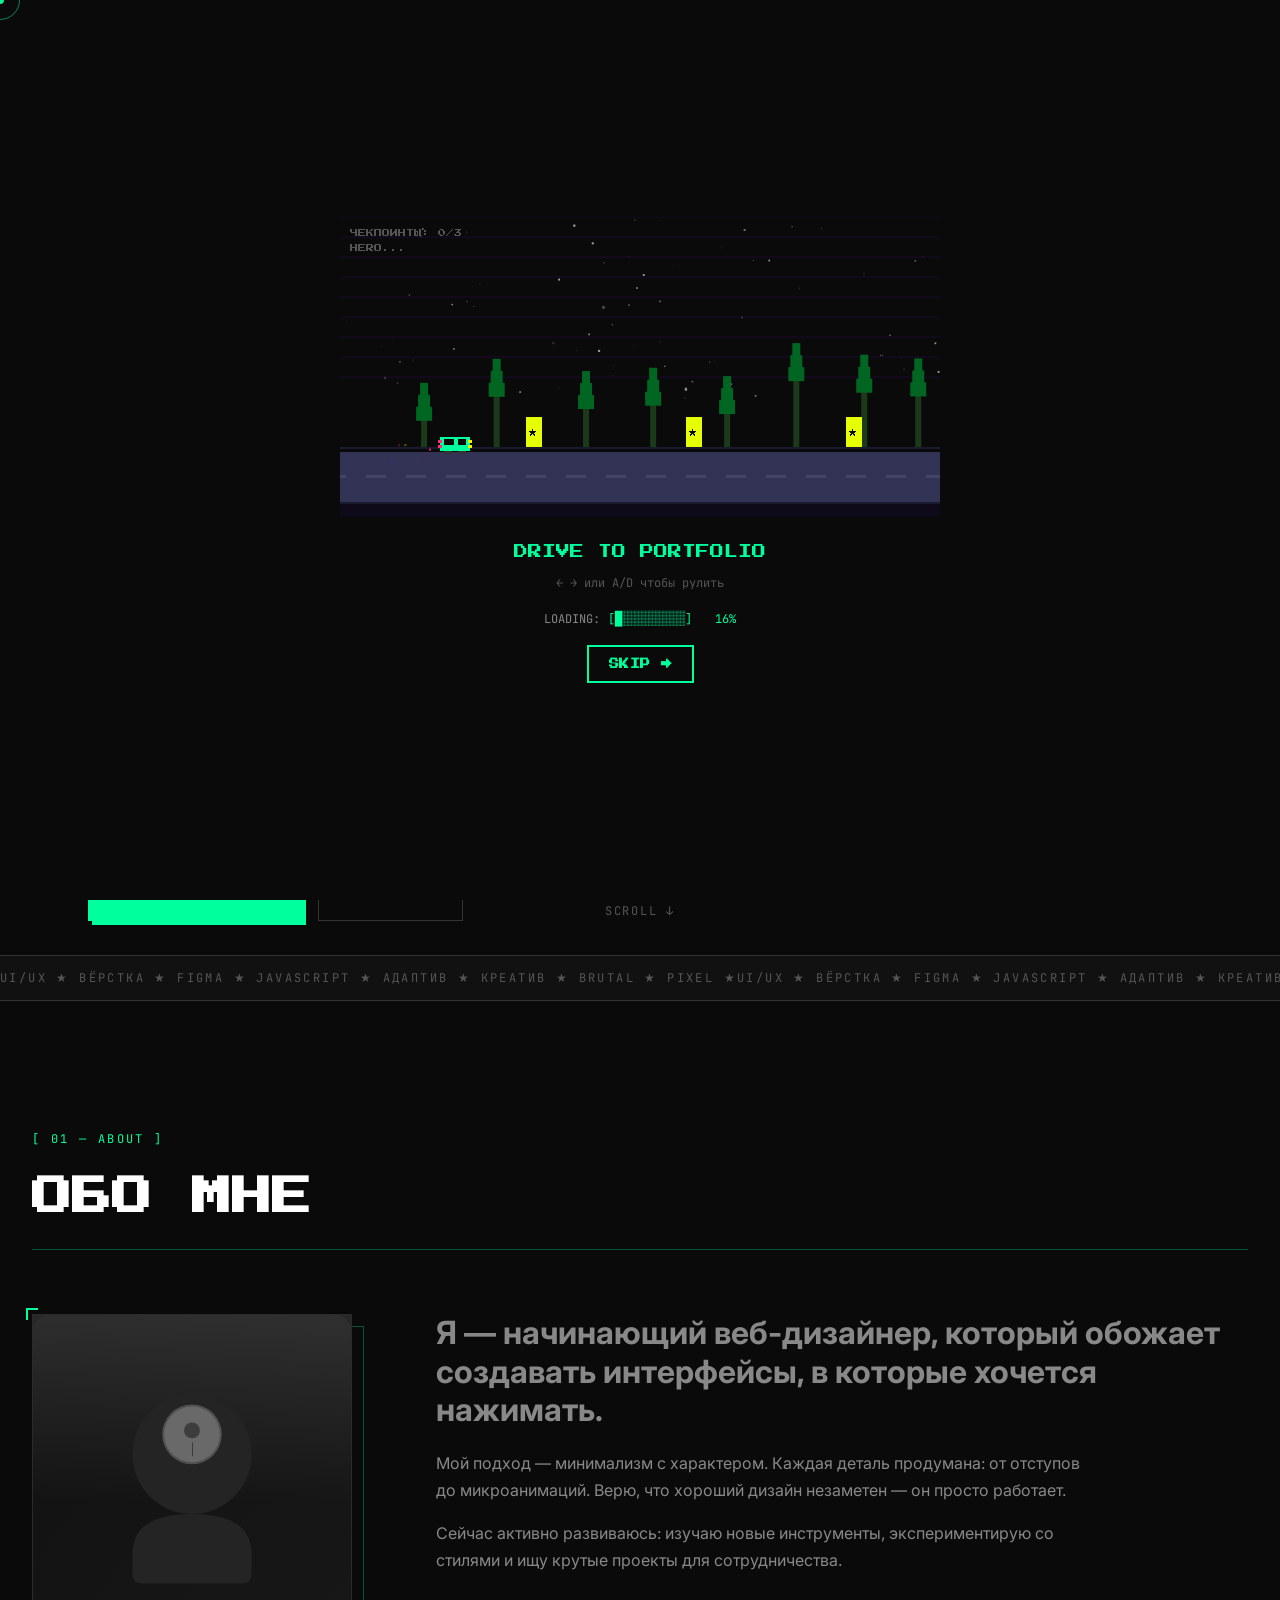
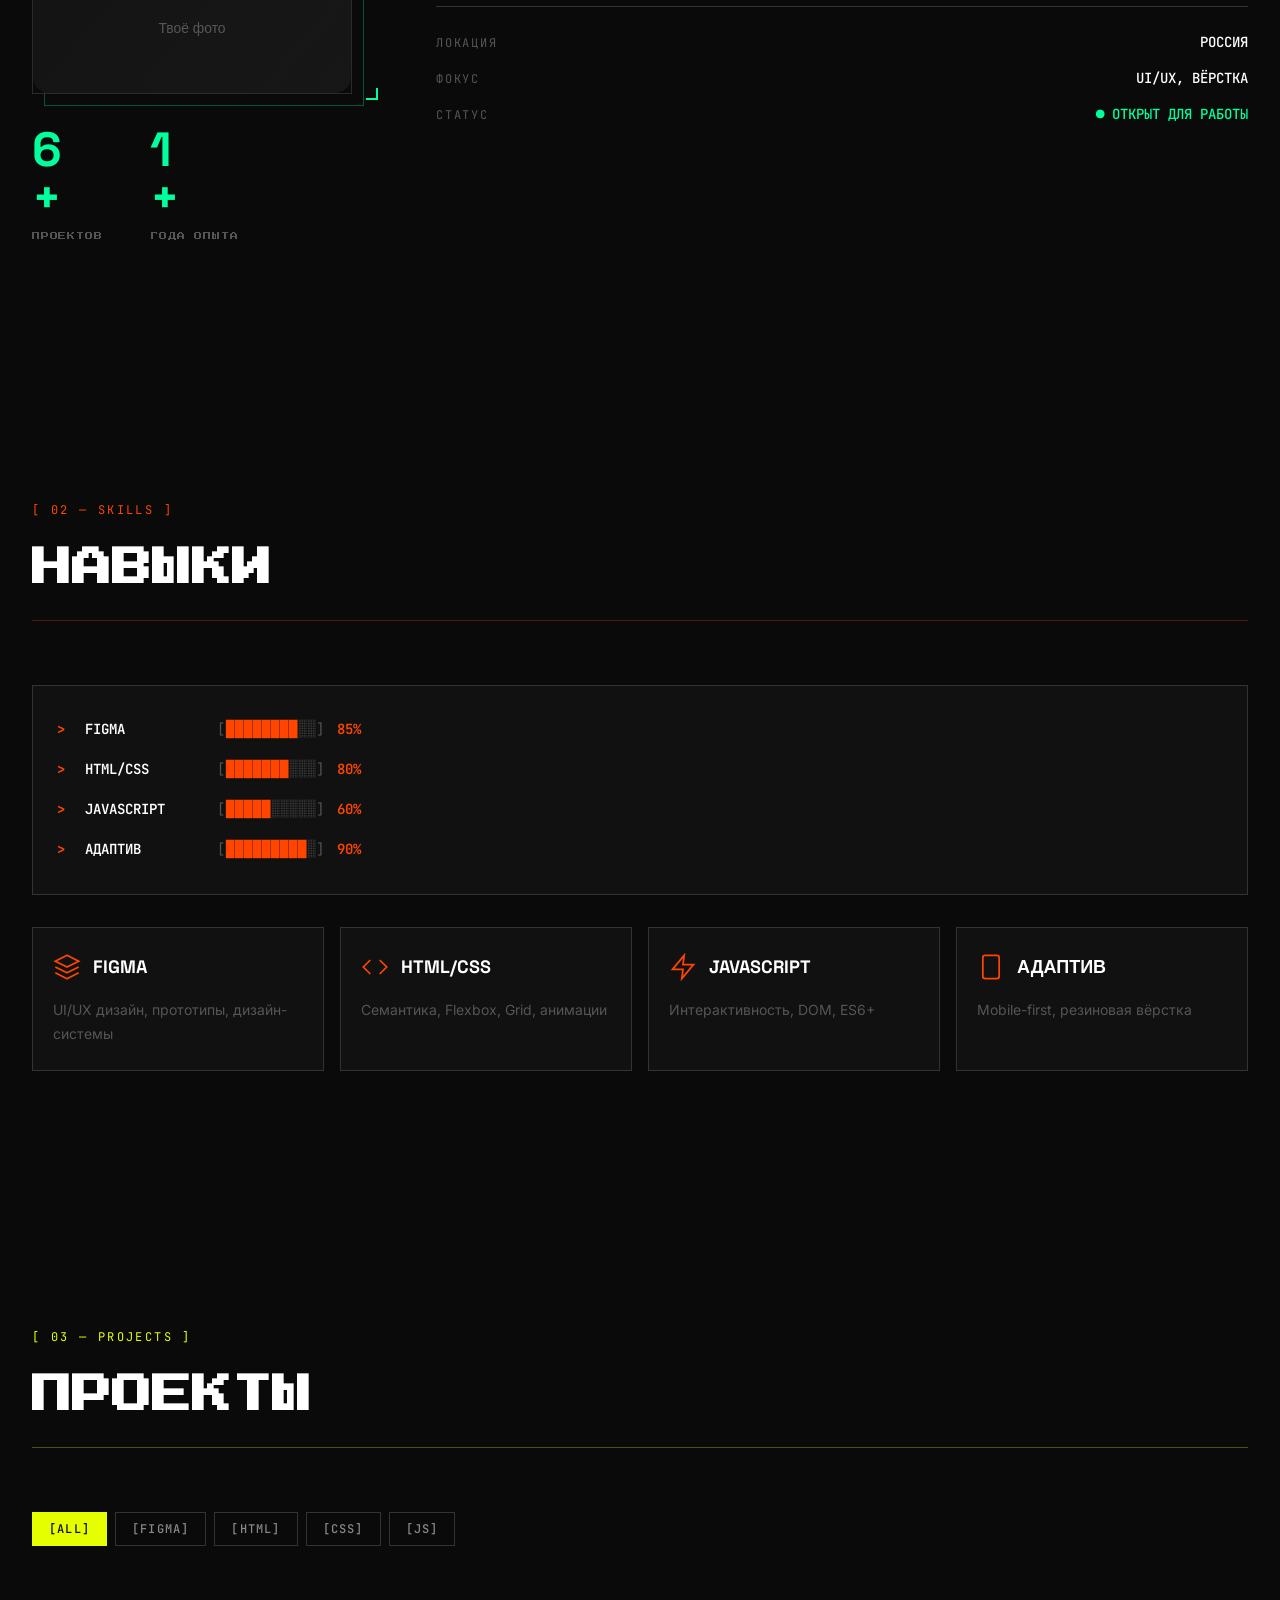
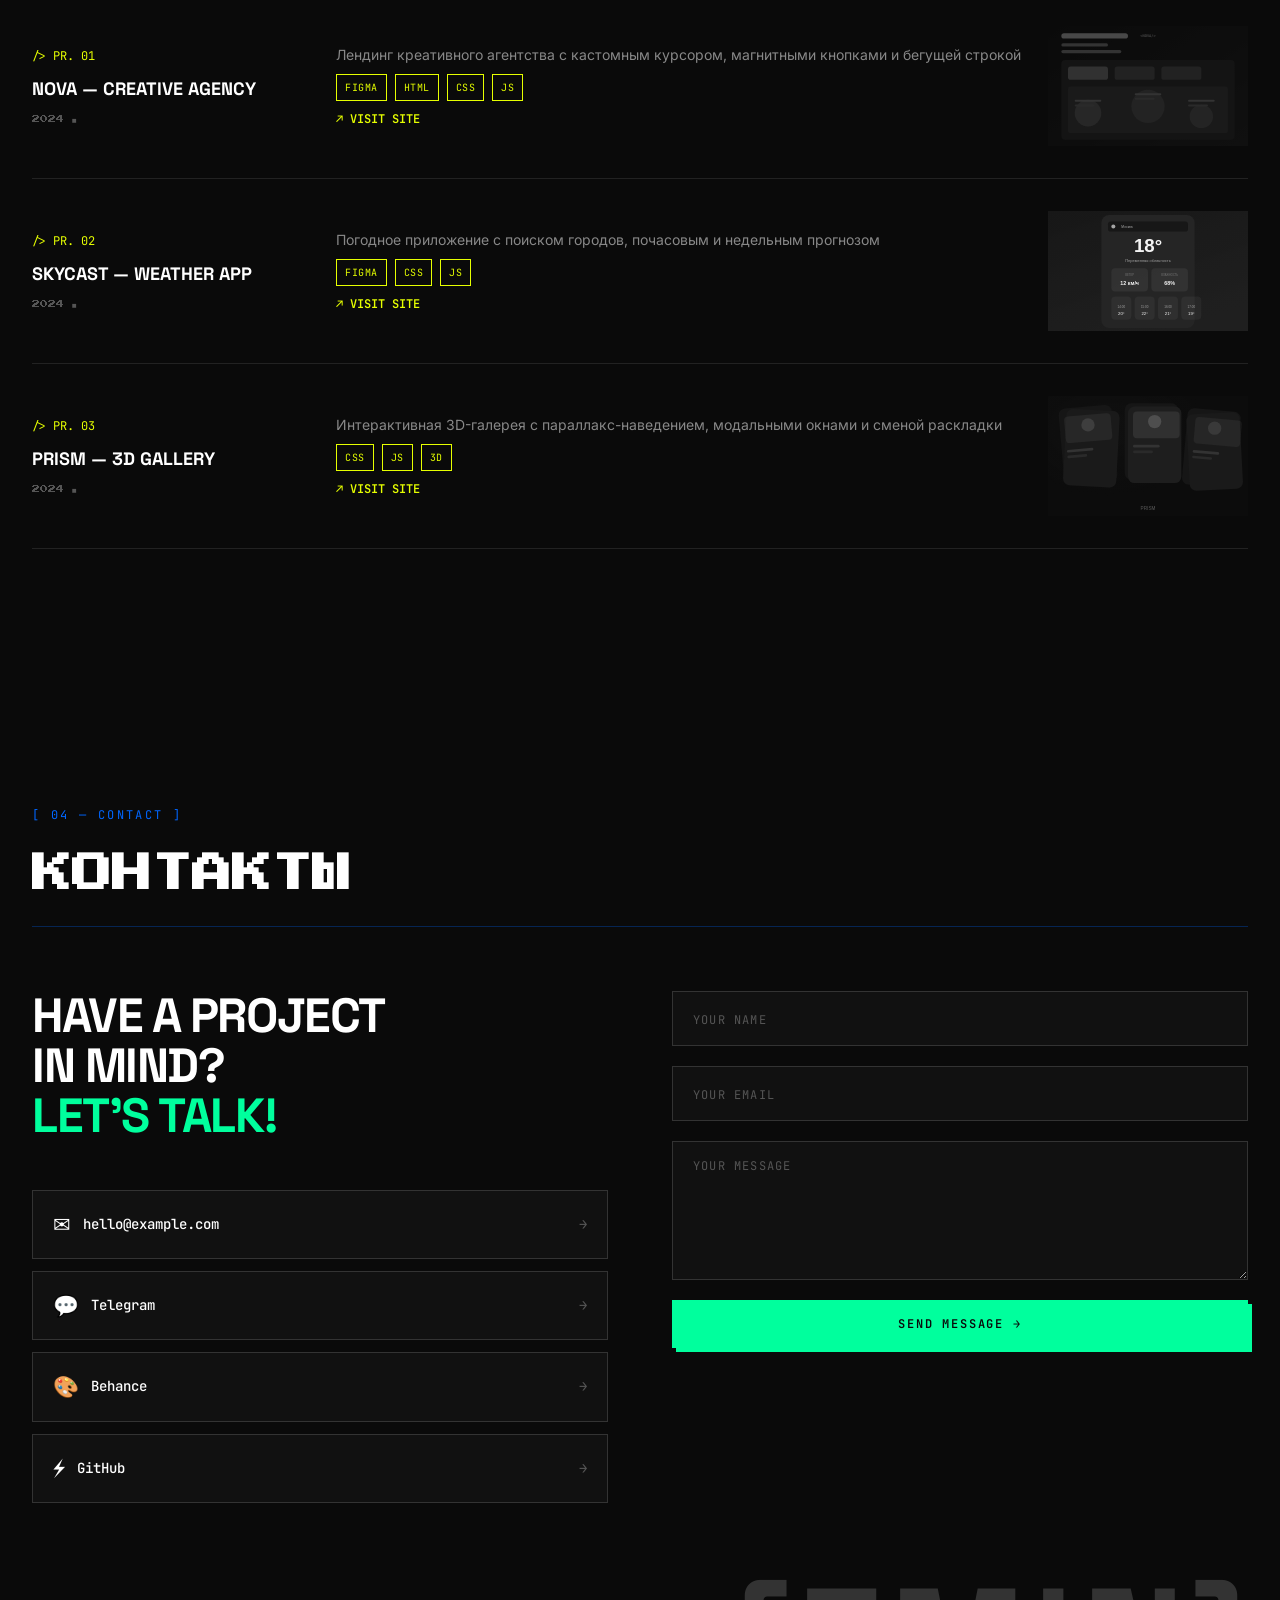
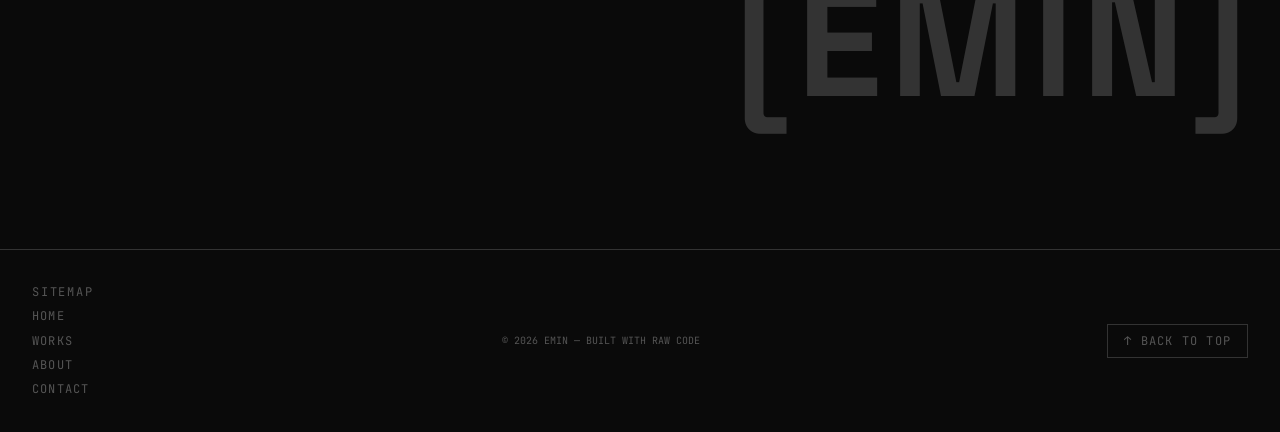
<file: index.html>
<!DOCTYPE html>
<html lang="ru" data-theme="void">
<head>
  <meta charset="UTF-8">
  <meta name="viewport" content="width=device-width, initial-scale=1.0">
  <title>[PORTFOLIO] — Веб-дизайнер</title>
  <meta name="description" content="Портфолио веб-дизайнера — Brutal Pixel Design">
  <meta name="keywords" content="веб-дизайн, портфолио, UI/UX, brutalist, pixel">
  <meta property="og:title" content="[PORTFOLIO] — Веб-дизайнер">
  <meta property="og:description" content="Raw code meets raw creativity">
  <meta property="og:type" content="website">
  <meta name="twitter:card" content="summary_large_image">
  <link rel="icon" href="favicon.svg" type="image/svg+xml">
  <link rel="stylesheet" href="style.css">
  <link href="https://fonts.googleapis.com/css2?family=Space+Grotesk:wght@400;500;600;700&family=JetBrains+Mono:wght@400;500;600;700&family=Press+Start+2P&family=Inter:wght@400;500;600;700&display=swap" rel="stylesheet">
</head>
<body>

  <div class="game-loader" id="gameLoader">
    <canvas id="gameCanvas"></canvas>
    <div class="game-ui">
      <p class="game-ui__title">DRIVE TO PORTFOLIO</p>
      <p class="game-ui__hint">← → или A/D чтобы рулить</p>
      <div class="game-ui__progress">
        <span class="game-ui__label">LOADING:</span>
        <span class="game-ui__bar" id="gameBar">[░░░░░░░░░░]</span>
        <span class="game-ui__pct" id="gamePct">0%</span>
      </div>
      <button class="btn btn-pixel game-skip" id="gameSkip">SKIP →</button>
    </div>
  </div>

  <div class="scroll-progress" id="scrollProgress"></div>
  <div class="cursor-dot" id="cursorDot"></div>
  <div class="cursor-ring" id="cursorRing"></div>
  <div class="cursor-glow" id="cursorGlow"></div>

  <div class="click-particles" id="clickParticles"></div>

  <nav class="nav" id="navbar">
    <a href="#" class="nav__logo">EMIN</a>
    <ul class="nav__links" id="navLinks">
      <li><a href="#about" class="nav__link">ABOUT</a></li>
      <li><a href="#skills" class="nav__link">SKILLS</a></li>
      <li><a href="#projects" class="nav__link">PROJECTS</a></li>
      <li><a href="#contacts" class="nav__link">CONTACT</a></li>
    </ul>
    <div class="nav__actions">
      <button class="theme-cycle" id="themeCycle" aria-label="Сменить тему">
        <span class="theme-cycle__name" id="themeName">VOID</span>
      </button>
      <button class="burger" id="burger" aria-label="Меню">
        <span></span><span></span><span></span>
      </button>
    </div>
  </nav>

  <div class="nav__mobile" id="navMobile">
    <a href="#about" class="nav__mobile-link">ABOUT</a>
    <a href="#skills" class="nav__mobile-link">SKILLS</a>
    <a href="#projects" class="nav__mobile-link">PROJECTS</a>
    <a href="#contacts" class="nav__mobile-link">CONTACT</a>
  </div>

  <button class="scroll-top" id="scrollTop" aria-label="Наверх">
    <svg viewBox="0 0 24 24" fill="none" stroke="currentColor" stroke-width="2"><polyline points="18 15 12 9 6 15"/></svg>
  </button>

  <section class="hero" id="hero">
    <div class="hero__container container">
      <p class="label label--accent">[ Веб-дизайнер ]</p>
      <h1 class="hero__title">
        <span class="hero__line glitch" data-text="HEY, I'M">HEY, I'M</span><br>
        <span class="hero__line hero__line--stroke">EMIN</span><br>
        <span class="hero__typed accent" id="typed"></span><span class="hero__cursor">_</span>
      </h1>
      <p class="hero__subtitle">UI/UX Design. Product Design.<br>Web Design. All the cool stuff you can imagine.</p>
      <div class="hero__buttons">
        <a href="#projects" class="btn btn-primary btn-magnetic">СМОТРЕТЬ РАБОТЫ →</a>
        <a href="#contacts" class="btn btn-secondary btn-magnetic">СВЯЗАТЬСЯ</a>
      </div>
    </div>
    <div class="hero__scroll">
      <div class="scroll-line"></div>
      <span class="label">SCROLL ↓</span>
    </div>
    <div class="hero__marquee" aria-hidden="true">
      <div class="marquee-track">
        <span>UI/UX ★ ВЁРСТКА ★ FIGMA ★ JAVASCRIPT ★ АДАПТИВ ★ КРЕАТИВ ★ BRUTAL ★ PIXEL ★ </span>
        <span>UI/UX ★ ВЁРСТКА ★ FIGMA ★ JAVASCRIPT ★ АДАПТИВ ★ КРЕАТИВ ★ BRUTAL ★ PIXEL ★ </span>
      </div>
    </div>
  </section>

  <section id="about" class="section section--accent-green">
    <div class="container">
      <div class="section-header reveal">
        <p class="section-header__label">[ 01 — ABOUT ]</p>
        <h2 class="section-header__title glitch" data-text="ОБО МНЕ">ОБО МНЕ</h2>
        <div class="section-header__rule"></div>
      </div>
      <div class="about-grid">
        <div class="about-photo reveal">
          <div class="photo-frame">
            <img src="img/avatar.svg" alt="Фото" class="photo-img" loading="lazy">
            <div class="photo-border"></div>
            <div class="photo-corner photo-corner--tl"></div>
            <div class="photo-corner photo-corner--br"></div>
          </div>
          <div class="about-stats">
            <div class="stat">
              <span class="stat__number" data-target="10">0</span><span class="stat__plus">+</span>
              <span class="stat__label">ПРОЕКТОВ</span>
            </div>
            <div class="stat">
              <span class="stat__number" data-target="2">0</span><span class="stat__plus">+</span>
              <span class="stat__label">ГОДА ОПЫТА</span>
            </div>
          </div>
        </div>
        <div class="about-text reveal">
          <p class="about-intro">Я — начинающий веб-дизайнер, который обожает создавать интерфейсы, в которые хочется нажимать.</p>
          <p>Мой подход — минимализм с характером. Каждая деталь продумана: от отступов до микроанимаций. Верю, что хороший дизайн незаметен — он просто работает.</p>
          <p>Сейчас активно развиваюсь: изучаю новые инструменты, экспериментирую со стилями и ищу крутые проекты для сотрудничества.</p>
          <div class="about-details">
            <div class="detail">
              <span class="label">ЛОКАЦИЯ</span>
              <span class="detail__value">РОССИЯ</span>
            </div>
            <div class="detail">
              <span class="label">ФОКУС</span>
              <span class="detail__value">UI/UX, ВЁРСТКА</span>
            </div>
            <div class="detail">
              <span class="label">СТАТУС</span>
              <span class="detail__value detail__value--open">● ОТКРЫТ ДЛЯ РАБОТЫ</span>
            </div>
          </div>
        </div>
      </div>
    </div>
  </section>

  <section id="skills" class="section section--accent-orange">
    <div class="container">
      <div class="section-header reveal">
        <p class="section-header__label">[ 02 — SKILLS ]</p>
        <h2 class="section-header__title glitch" data-text="НАВЫКИ">НАВЫКИ</h2>
        <div class="section-header__rule"></div>
      </div>
      <div class="skills-terminal reveal">
        <div class="terminal-line">
          <span class="terminal-prompt">>&nbsp;</span>
          <span class="terminal-label">FIGMA</span>
          <span class="terminal-bar">[<span class="terminal-bar__fill" data-width="85">████████</span><span class="terminal-bar__empty">░░</span>]</span>
          <span class="terminal-pct">85%</span>
        </div>
        <div class="terminal-line">
          <span class="terminal-prompt">>&nbsp;</span>
          <span class="terminal-label">HTML/CSS</span>
          <span class="terminal-bar">[<span class="terminal-bar__fill" data-width="80">███████</span><span class="terminal-bar__empty">░░░</span>]</span>
          <span class="terminal-pct">80%</span>
        </div>
        <div class="terminal-line">
          <span class="terminal-prompt">>&nbsp;</span>
          <span class="terminal-label">JAVASCRIPT</span>
          <span class="terminal-bar">[<span class="terminal-bar__fill" data-width="60">█████</span><span class="terminal-bar__empty">░░░░░</span>]</span>
          <span class="terminal-pct">60%</span>
        </div>
        <div class="terminal-line">
          <span class="terminal-prompt">>&nbsp;</span>
          <span class="terminal-label">АДАПТИВ</span>
          <span class="terminal-bar">[<span class="terminal-bar__fill" data-width="90">█████████</span><span class="terminal-bar__empty">░</span>]</span>
          <span class="terminal-pct">90%</span>
        </div>
      </div>
      <div class="skills-cards reveal">
        <div class="skill-card tilt-card">
          <div class="skill-card__top">
            <svg class="skill-card__icon" viewBox="0 0 24 24" fill="none" stroke="currentColor" stroke-width="1.5"><path d="M12 2L2 7l10 5 10-5-10-5zM2 17l10 5 10-5M2 12l10 5 10-5"/></svg>
            <h3 class="skill-card__title">Figma</h3>
          </div>
          <p class="skill-card__desc">UI/UX дизайн, прототипы, дизайн-системы</p>
        </div>
        <div class="skill-card tilt-card">
          <div class="skill-card__top">
            <svg class="skill-card__icon" viewBox="0 0 24 24" fill="none" stroke="currentColor" stroke-width="1.5"><polyline points="16 18 22 12 16 6"/><polyline points="8 6 2 12 8 18"/></svg>
            <h3 class="skill-card__title">HTML/CSS</h3>
          </div>
          <p class="skill-card__desc">Семантика, Flexbox, Grid, анимации</p>
        </div>
        <div class="skill-card tilt-card">
          <div class="skill-card__top">
            <svg class="skill-card__icon" viewBox="0 0 24 24" fill="none" stroke="currentColor" stroke-width="1.5"><polygon points="13 2 3 14 12 14 11 22 21 10 12 10 13 2"/></svg>
            <h3 class="skill-card__title">JavaScript</h3>
          </div>
          <p class="skill-card__desc">Интерактивность, DOM, ES6+</p>
        </div>
        <div class="skill-card tilt-card">
          <div class="skill-card__top">
            <svg class="skill-card__icon" viewBox="0 0 24 24" fill="none" stroke="currentColor" stroke-width="1.5"><rect x="5" y="2" width="14" height="20" rx="2"/><line x1="12" y1="18" x2="12" y2="18"/></svg>
            <h3 class="skill-card__title">Адаптив</h3>
          </div>
          <p class="skill-card__desc">Mobile-first, резиновая вёрстка</p>
        </div>
      </div>
    </div>
  </section>

  <section id="projects" class="section section--accent-yellow">
    <div class="container">
      <div class="section-header reveal">
        <p class="section-header__label">[ 03 — PROJECTS ]</p>
        <h2 class="section-header__title glitch" data-text="ПРОЕКТЫ">ПРОЕКТЫ</h2>
        <div class="section-header__rule"></div>
      </div>
      <div class="filter-bar reveal" id="filterBar">
        <button class="filter-btn active" data-filter="all">[ALL]</button>
        <button class="filter-btn" data-filter="Figma">[FIGMA]</button>
        <button class="filter-btn" data-filter="HTML">[HTML]</button>
        <button class="filter-btn" data-filter="CSS">[CSS]</button>
        <button class="filter-btn" data-filter="JS">[JS]</button>
      </div>
      <div class="projects-list" id="projectsGrid">

        <div class="project-row tilt-card reveal" data-tags="Figma,HTML,CSS,JS">
          <div class="project-row__left">
            <span class="project-row__index">/> PR. 01</span>
            <h3 class="project-row__title">NOVA — Creative Agency</h3>
            <span class="project-row__year">2024 ■</span>
          </div>
          <div class="project-row__right">
            <p class="project-row__desc">Лендинг креативного агентства с кастомным курсором, магнитными кнопками и бегущей строкой</p>
            <div class="project-row__tags">
              <span class="tag">Figma</span><span class="tag">HTML</span><span class="tag">CSS</span><span class="tag">JS</span>
            </div>
            <a href="projects/agency-landing.html" class="project-row__link">↗ VISIT SITE</a>
          </div>
          <div class="project-row__image">
            <img data-src="img/project-agency.svg" alt="NOVA Agency" class="lazy-img">
          </div>
        </div>

        <div class="project-row tilt-card reveal" data-tags="Figma,HTML,CSS,JS">
          <div class="project-row__left">
            <span class="project-row__index">/> PR. 02</span>
            <h3 class="project-row__title">SKYCAST — Weather App</h3>
            <span class="project-row__year">2024 ■</span>
          </div>
          <div class="project-row__right">
            <p class="project-row__desc">Погодное приложение с поиском городов, почасовым и недельным прогнозом</p>
            <div class="project-row__tags">
              <span class="tag">Figma</span><span class="tag">CSS</span><span class="tag">JS</span>
            </div>
            <a href="projects/weather-app.html" class="project-row__link">↗ VISIT SITE</a>
          </div>
          <div class="project-row__image">
            <img data-src="img/project-weather.svg" alt="SkyCast" class="lazy-img">
          </div>
        </div>

        <div class="project-row tilt-card reveal" data-tags="Figma,HTML,CSS,JS">
          <div class="project-row__left">
            <span class="project-row__index">/> PR. 03</span>
            <h3 class="project-row__title">PRISM — 3D Gallery</h3>
            <span class="project-row__year">2024 ■</span>
          </div>
          <div class="project-row__right">
            <p class="project-row__desc">Интерактивная 3D-галерея с параллакс-наведением, модальными окнами и сменой раскладки</p>
            <div class="project-row__tags">
              <span class="tag">CSS</span><span class="tag">JS</span><span class="tag">3D</span>
            </div>
            <a href="projects/card-gallery.html" class="project-row__link">↗ VISIT SITE</a>
          </div>
          <div class="project-row__image">
            <img data-src="img/project-gallery.svg" alt="PRISM Gallery" class="lazy-img">
          </div>
        </div>

      </div>
    </div>
  </section>

  <section id="contacts" class="section section--accent-blue">
    <div class="container">
      <div class="section-header reveal">
        <p class="section-header__label">[ 04 — CONTACT ]</p>
        <h2 class="section-header__title glitch" data-text="КОНТАКТЫ">КОНТАКТЫ</h2>
        <div class="section-header__rule"></div>
      </div>
      <div class="contacts-grid">
        <div class="contacts-info reveal">
          <p class="contacts-intro">HAVE A PROJECT<br>IN MIND?<br><span class="accent">LET'S TALK!</span></p>
          <div class="contact-links">
            <a href="mailto:hello@example.com" class="contact-item">
              <span class="contact-item__icon">✉</span>
              <span class="contact-item__text">hello@example.com</span>
              <span class="contact-item__arrow">→</span>
            </a>
            <a href="#" class="contact-item">
              <span class="contact-item__icon">💬</span>
              <span class="contact-item__text">Telegram</span>
              <span class="contact-item__arrow">→</span>
            </a>
            <a href="#" class="contact-item">
              <span class="contact-item__icon">🎨</span>
              <span class="contact-item__text">Behance</span>
              <span class="contact-item__arrow">→</span>
            </a>
            <a href="#" class="contact-item">
              <span class="contact-item__icon">⚡</span>
              <span class="contact-item__text">GitHub</span>
              <span class="contact-item__arrow">→</span>
            </a>
          </div>
        </div>
        <form class="contact-form reveal" id="contactForm">
          <div class="form-group">
            <input type="text" id="name" class="input" required placeholder="YOUR NAME">
          </div>
          <div class="form-group">
            <input type="email" id="email" class="input" required placeholder="YOUR EMAIL">
          </div>
          <div class="form-group">
            <textarea id="message" class="input textarea" rows="5" required placeholder="YOUR MESSAGE"></textarea>
          </div>
          <button type="submit" class="btn btn-primary btn-full btn-magnetic">SEND MESSAGE →</button>
        </form>
      </div>
<div class="contacts-giant reveal">
          <span class="contacts-giant__letter">[</span>
          <span class="contacts-giant__letter">E</span>
          <span class="contacts-giant__letter">M</span>
          <span class="contacts-giant__letter">I</span>
          <span class="contacts-giant__letter">N</span>
          <span class="contacts-giant__letter">]</span>
        </div>
    </div>
  </section>

  <footer class="footer">
    <div class="container">
      <div class="footer__content">
        <div class="footer__sitemap">
          <span class="label">SITEMAP</span>
          <a href="#hero" class="footer__link">HOME</a>
          <a href="#projects" class="footer__link">WORKS</a>
          <a href="#about" class="footer__link">ABOUT</a>
          <a href="#contacts" class="footer__link">CONTACT</a>
        </div>
        <span class="footer__copy">&copy; 2026 EMIN — BUILT WITH RAW CODE</span>
        <button class="footer__top" onclick="window.scrollTo({top:0,behavior:'smooth'})">↑ BACK TO TOP</button>
      </div>
    </div>
  </footer>

  <div class="terminal-overlay" id="terminalOverlay">
    <div class="terminal-window">
      <div class="terminal-header">
        <span class="terminal-header__dot terminal-header__dot--red"></span>
        <span class="terminal-header__dot terminal-header__dot--yellow"></span>
        <span class="terminal-header__dot terminal-header__dot--green"></span>
        <span class="terminal-header__title">terminal — portfolio</span>
      </div>
      <div class="terminal-body" id="terminalBody">
        <div class="terminal-line"><span class="terminal-output">Welcome to portfolio terminal. Type 'help' for commands.</span></div>
      </div>
      <div class="terminal-input-line">
        <span class="terminal-prompt">visitor@portfolio:~$&nbsp;</span>
        <input type="text" class="terminal-input" id="terminalInput" autocomplete="off" spellcheck="false">
      </div>
    </div>
  </div>

  <script src="game.js"></script>
  <script src="script.js"></script>
</body>
</html>
</file>
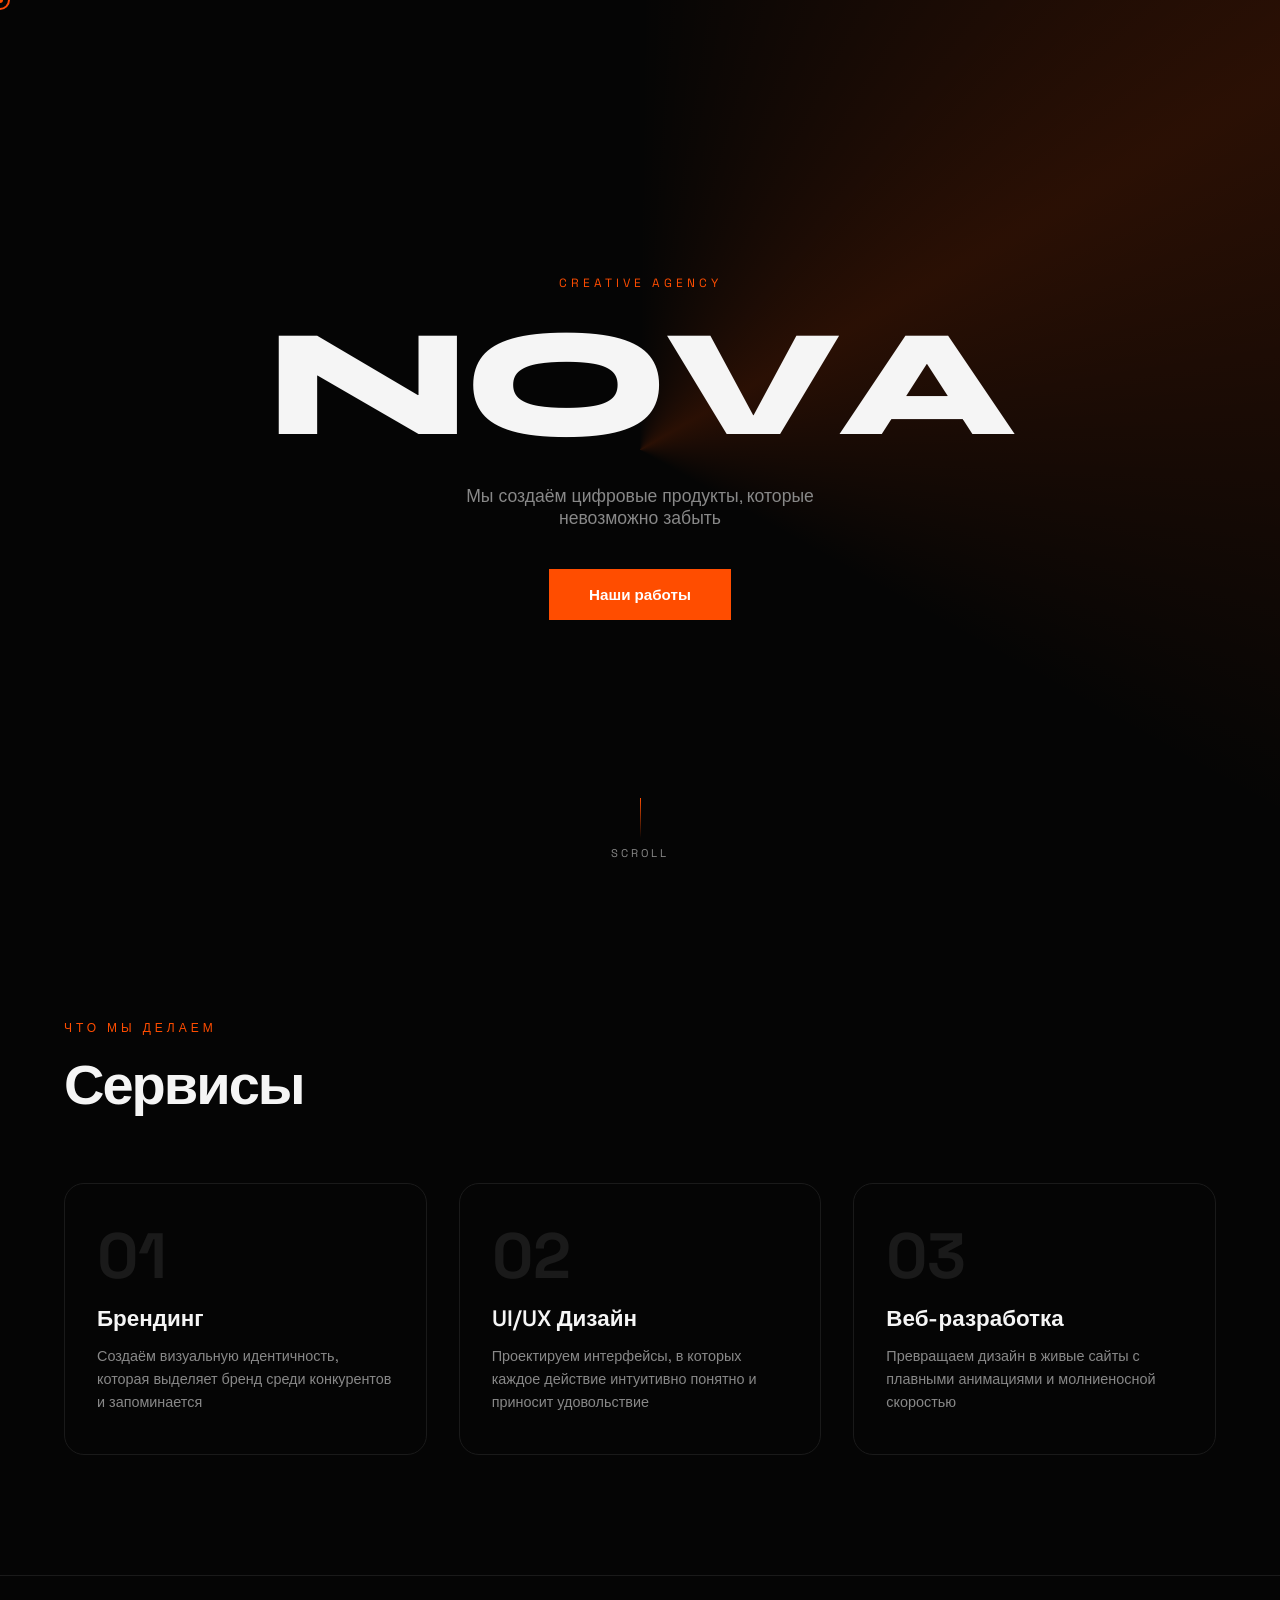
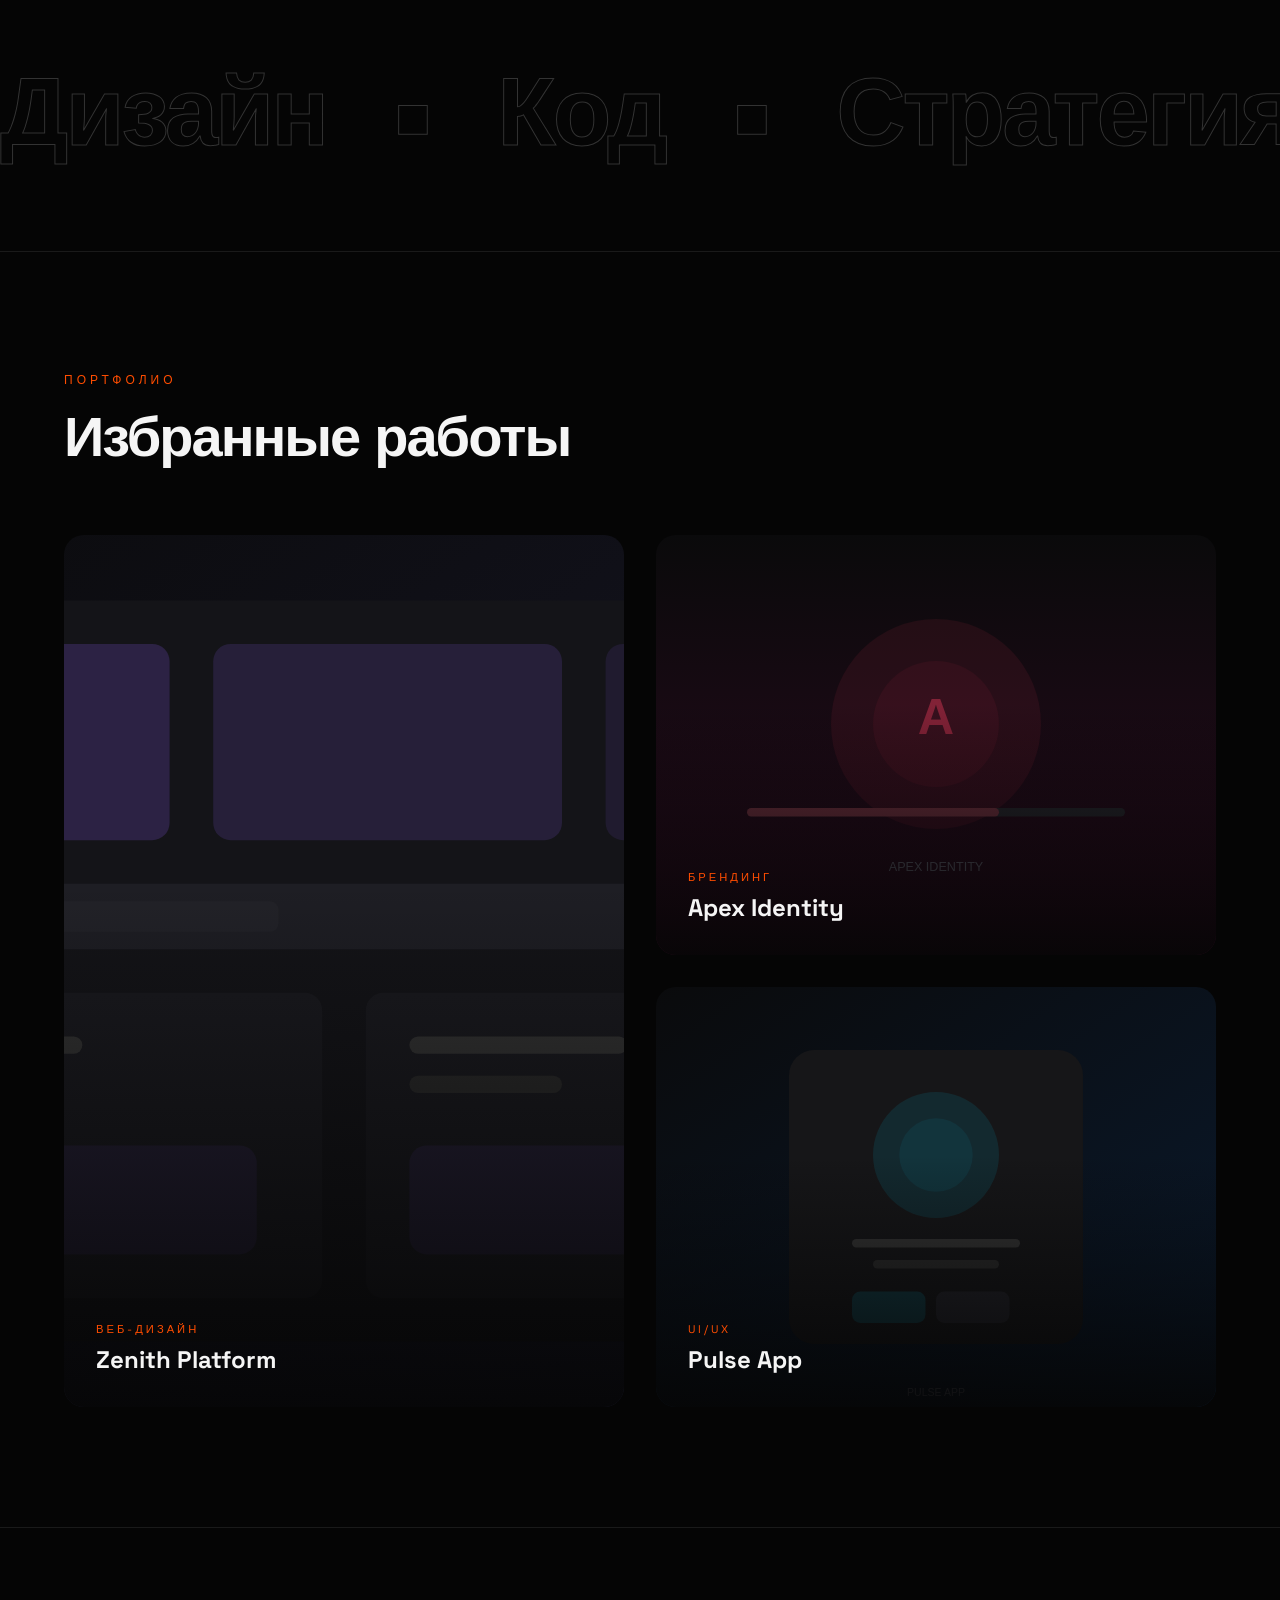
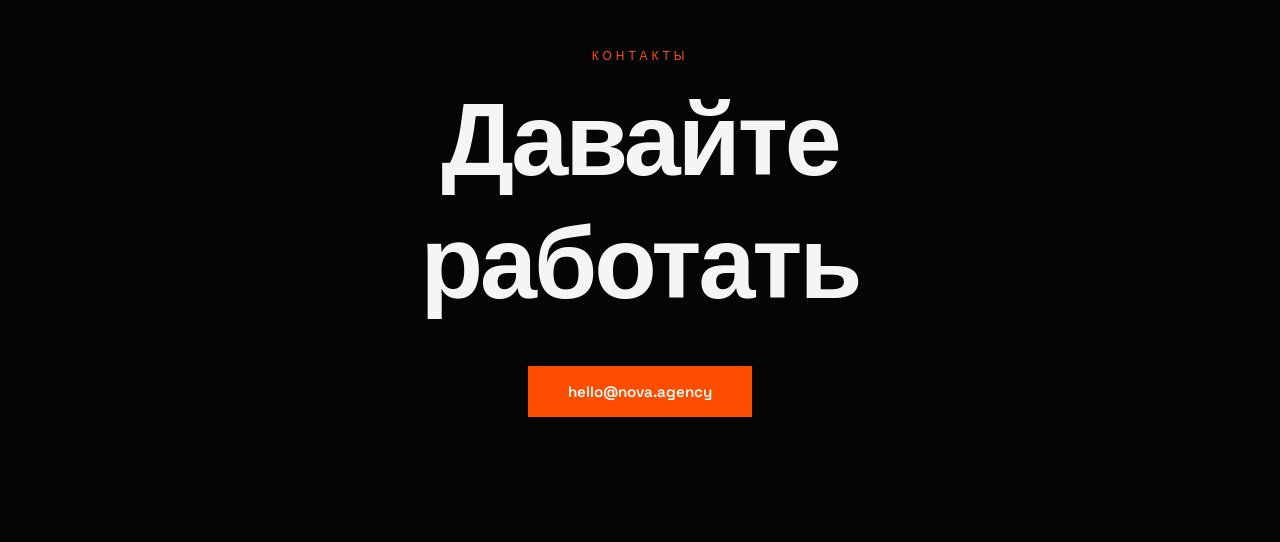
<file: projects/agency-landing.html>
<!DOCTYPE html>
<html lang="ru">
<head>
  <meta charset="UTF-8">
  <meta name="viewport" content="width=device-width, initial-scale=1.0">
  <title>NOVA — Creative Agency</title>
  <link href="https://fonts.googleapis.com/css2?family=Space+Grotesk:wght@300;400;500;600;700&family=Syne:wght@700;800&display=swap" rel="stylesheet">
  <style>
    *, *::before, *::after { margin: 0; padding: 0; box-sizing: border-box; }
    :root {
      --bg: #050505; --text: #f5f5f5; --text-dim: #888; --accent: #ff4d00;
      --accent-glow: rgba(255, 77, 0, 0.4); --font: "Space Grotesk", sans-serif;
    }
    html { scroll-behavior: smooth; }
    body { font-family: var(--font); background: var(--bg); color: var(--text); overflow-x: hidden; cursor: none; }
    a { color: inherit; text-decoration: none; }
    .custom-cursor { position: fixed; width: 20px; height: 20px; border: 2px solid var(--accent); border-radius: 50%; pointer-events: none; z-index: 9999; transform: translate(-50%, -50%); transition: width 0.2s, height 0.2s, border-color 0.2s; mix-blend-mode: difference; }
    .custom-cursor.hover { width: 50px; height: 50px; border-color: #fff; }
    .cursor-dot { position: fixed; width: 6px; height: 6px; background: var(--accent); border-radius: 50%; pointer-events: none; z-index: 9999; transform: translate(-50%, -50%); }
    .hero { height: 100vh; display: flex; align-items: center; justify-content: center; position: relative; }
    .hero-bg { position: absolute; inset: 0; overflow: hidden; }
    .hero-bg::before { content: ""; position: absolute; width: 150%; height: 150%; top: -25%; left: -25%; background: conic-gradient(from 0deg at 50% 50%, transparent 0deg, var(--accent) 60deg, transparent 120deg); animation: rotate-bg 12s linear infinite; opacity: 0.15; }
    @keyframes rotate-bg { to { transform: rotate(360deg); } }
    .hero-content { text-align: center; position: relative; z-index: 1; }
    .hero-tag { font-size: 0.75rem; letter-spacing: 4px; text-transform: uppercase; color: var(--accent); margin-bottom: 24px; }
    .hero-title { font-family: "Syne", sans-serif; font-size: clamp(4rem, 12vw, 10rem); font-weight: 800; line-height: 0.9; letter-spacing: -4px; margin-bottom: 32px; }
    .hero-title span { display: inline-block; transition: transform 0.3s; }
    .hero-title span:hover { transform: translateY(-8px) rotate(-2deg); color: var(--accent); }
    .hero-sub { font-size: 1.1rem; color: var(--text-dim); max-width: 400px; margin: 0 auto 40px; font-weight: 300; }
    .btn-magnetic { display: inline-block; padding: 16px 40px; background: var(--accent); color: #fff; font-family: var(--font); font-weight: 600; font-size: 0.95rem; border: none; cursor: none; position: relative; overflow: hidden; transition: transform 0.3s; }
    .btn-magnetic::before { content: ""; position: absolute; inset: 0; background: #fff; transform: translateY(100%); transition: transform 0.3s; }
    .btn-magnetic:hover::before { transform: translateY(0); }
    .btn-magnetic:hover { color: var(--bg); }
    .btn-magnetic span { position: relative; z-index: 1; }
    .scroll-indicator { position: absolute; bottom: 40px; left: 50%; transform: translateX(-50%); display: flex; flex-direction: column; align-items: center; gap: 8px; }
    .scroll-indicator span { font-size: 0.7rem; letter-spacing: 3px; text-transform: uppercase; color: var(--text-dim); }
    .scroll-line { width: 1px; height: 40px; background: linear-gradient(var(--accent), transparent); animation: pulse-line 2s infinite; }
    @keyframes pulse-line { 0%, 100% { opacity: 0.3; } 50% { opacity: 1; } }
    .services { padding: 120px 24px; max-width: 1200px; margin: 0 auto; }
    .section-label { font-size: 0.75rem; letter-spacing: 4px; text-transform: uppercase; color: var(--accent); margin-bottom: 16px; }
    .section-title { font-family: "Syne", sans-serif; font-size: clamp(2rem, 5vw, 3.5rem); font-weight: 800; letter-spacing: -2px; margin-bottom: 64px; }
    .services-grid { display: grid; grid-template-columns: repeat(auto-fit, minmax(300px, 1fr)); gap: 32px; }
    .service-card { padding: 40px 32px; border: 1px solid #1a1a1a; border-radius: 20px; position: relative; overflow: hidden; transition: transform 0.4s, border-color 0.4s; cursor: none; }
    .service-card::before { content: ""; position: absolute; inset: 0; background: linear-gradient(135deg, var(--accent-glow), transparent); opacity: 0; transition: opacity 0.4s; }
    .service-card:hover { transform: translateY(-8px); border-color: var(--accent); }
    .service-card:hover::before { opacity: 1; }
    .service-num { font-size: 4rem; font-weight: 700; color: #1a1a1a; line-height: 1; margin-bottom: 16px; position: relative; }
    .service-card:hover .service-num { color: rgba(255, 77, 0, 0.2); }
    .service-name { font-size: 1.4rem; font-weight: 600; margin-bottom: 12px; position: relative; }
    .service-desc { color: var(--text-dim); font-size: 0.9rem; line-height: 1.6; position: relative; }
    .marquee { padding: 80px 0; overflow: hidden; border-top: 1px solid #1a1a1a; border-bottom: 1px solid #1a1a1a; }
    .marquee-track { display: flex; gap: 64px; animation: marquee 20s linear infinite; width: max-content; }
    .marquee-item { font-family: "Syne", sans-serif; font-size: clamp(3rem, 8vw, 6rem); font-weight: 800; white-space: nowrap; letter-spacing: -3px; color: transparent; -webkit-text-stroke: 1px #333; transition: color 0.3s, -webkit-text-stroke 0.3s; cursor: none; }
    .marquee-item:hover { color: var(--accent); -webkit-text-stroke-color: var(--accent); }
    @keyframes marquee { to { transform: translateX(-50%); } }
    .work { padding: 120px 24px; max-width: 1200px; margin: 0 auto; }
    .work-grid { display: grid; grid-template-columns: 1fr 1fr; gap: 32px; }
    .work-card { position: relative; border-radius: 20px; overflow: hidden; aspect-ratio: 4/3; cursor: none; }
    .work-card:first-child { grid-row: span 2; aspect-ratio: auto; }
    .work-card img { width: 100%; height: 100%; object-fit: cover; transition: transform 0.6s; }
    .work-card:hover img { transform: scale(1.08); }
    .work-overlay { position: absolute; inset: 0; background: linear-gradient(to top, rgba(5,5,5,0.9), transparent 60%); display: flex; flex-direction: column; justify-content: flex-end; padding: 32px; }
    .work-tag { font-size: 0.7rem; letter-spacing: 3px; text-transform: uppercase; color: var(--accent); margin-bottom: 8px; }
    .work-name { font-size: 1.5rem; font-weight: 700; }
    .footer-section { padding: 120px 24px; text-align: center; border-top: 1px solid #1a1a1a; }
    .footer-cta { font-family: "Syne", sans-serif; font-size: clamp(3rem, 8vw, 7rem); font-weight: 800; letter-spacing: -3px; margin-bottom: 40px; }
    .footer-cta a { color: var(--text); transition: color 0.3s; cursor: none; }
    .footer-cta a:hover { color: var(--accent); }
    @media (max-width: 768px) {
      .work-grid { grid-template-columns: 1fr; }
      .work-card:first-child { grid-row: span 1; aspect-ratio: 4/3; }
      .custom-cursor, .cursor-dot { display: none; }
      body { cursor: auto; }
    }
  </style>
</head>
<body>
  <div class="custom-cursor" id="cursor"></div>
  <div class="cursor-dot" id="cursorDot"></div>

  <section class="hero">
    <div class="hero-bg"></div>
    <div class="hero-content">
      <div class="hero-tag">Creative Agency</div>
      <h1 class="hero-title">
        <span>N</span><span>O</span><span>V</span><span>A</span>
      </h1>
      <p class="hero-sub">Мы создаём цифровые продукты, которые невозможно забыть</p>
      <a href="#work" class="btn-magnetic"><span>Наши работы</span></a>
    </div>
    <div class="scroll-indicator">
      <div class="scroll-line"></div>
      <span>scroll</span>
    </div>
  </section>

  <section class="services" id="services">
    <div class="section-label">Что мы делаем</div>
    <h2 class="section-title">Сервисы</h2>
    <div class="services-grid">
      <div class="service-card">
        <div class="service-num">01</div>
        <div class="service-name">Брендинг</div>
        <div class="service-desc">Создаём визуальную идентичность, которая выделяет бренд среди конкурентов и запоминается</div>
      </div>
      <div class="service-card">
        <div class="service-num">02</div>
        <div class="service-name">UI/UX Дизайн</div>
        <div class="service-desc">Проектируем интерфейсы, в которых каждое действие интуитивно понятно и приносит удовольствие</div>
      </div>
      <div class="service-card">
        <div class="service-num">03</div>
        <div class="service-name">Веб-разработка</div>
        <div class="service-desc">Превращаем дизайн в живые сайты с плавными анимациями и молниеносной скоростью</div>
      </div>
    </div>
  </section>

  <div class="marquee">
    <div class="marquee-track">
      <span class="marquee-item">Дизайн</span>
      <span class="marquee-item">•</span>
      <span class="marquee-item">Код</span>
      <span class="marquee-item">•</span>
      <span class="marquee-item">Стратегия</span>
      <span class="marquee-item">•</span>
      <span class="marquee-item">Дизайн</span>
      <span class="marquee-item">•</span>
      <span class="marquee-item">Код</span>
      <span class="marquee-item">•</span>
      <span class="marquee-item">Стратегия</span>
      <span class="marquee-item">•</span>
    </div>
  </div>

  <section class="work" id="work">
    <div class="section-label">Портфолио</div>
    <h2 class="section-title">Избранные работы</h2>
    <div class="work-grid">
      <div class="work-card">
        <img src="../img/project-zenith.svg" alt="Project">
        <div class="work-overlay">
          <div class="work-tag">Веб-дизайн</div>
          <div class="work-name">Zenith Platform</div>
        </div>
      </div>
      <div class="work-card">
        <img src="../img/project-apex.svg" alt="Project">
        <div class="work-overlay">
          <div class="work-tag">Брендинг</div>
          <div class="work-name">Apex Identity</div>
        </div>
      </div>
      <div class="work-card">
        <img src="../img/project-pulse.svg" alt="Project">
        <div class="work-overlay">
          <div class="work-tag">UI/UX</div>
          <div class="work-name">Pulse App</div>
        </div>
      </div>
    </div>
  </section>

  <footer class="footer-section">
    <div class="section-label">Контакты</div>
    <div class="footer-cta"><a href="mailto:hello@nova.agency">Давайте<br>работать</a></div>
    <a href="mailto:hello@nova.agency" class="btn-magnetic"><span>hello@nova.agency</span></a>
  </footer>

  <script>
    const cursor = document.getElementById('cursor');
    const dot = document.getElementById('cursorDot');
    let cursorX = 0, cursorY = 0, dotX = 0, dotY = 0;

    document.addEventListener('mousemove', e => { cursorX = e.clientX; cursorY = e.clientY; });

    function animateCursor() {
      dotX += (cursorX - dotX) * 0.5;
      dotY += (cursorY - dotY) * 0.5;
      dot.style.left = cursorX + 'px';
      dot.style.top = cursorY + 'px';
      cursor.style.left = dotX + 'px';
      cursor.style.top = dotY + 'px';
      requestAnimationFrame(animateCursor);
    }
    animateCursor();

    document.querySelectorAll('a, button, .service-card, .work-card, .marquee-item, .hero-title span').forEach(el => {
      el.addEventListener('mouseenter', () => cursor.classList.add('hover'));
      el.addEventListener('mouseleave', () => cursor.classList.remove('hover'));
    });

    document.querySelectorAll('.btn-magnetic').forEach(btn => {
      btn.addEventListener('mousemove', e => {
        const rect = btn.getBoundingClientRect();
        const x = e.clientX - rect.left - rect.width / 2;
        const y = e.clientY - rect.top - rect.height / 2;
        btn.style.transform = `translate(${x * 0.3}px, ${y * 0.3}px)`;
      });
      btn.addEventListener('mouseleave', () => { btn.style.transform = ''; });
    });

    const observer = new IntersectionObserver(entries => {
      entries.forEach(entry => {
        if (entry.isIntersecting) {
          entry.target.style.opacity = '1';
          entry.target.style.transform = 'translateY(0)';
        }
      });
    }, { threshold: 0.1 });

    document.querySelectorAll('.service-card, .work-card').forEach((el, i) => {
      el.style.opacity = '0';
      el.style.transform = 'translateY(40px)';
      el.style.transition = `opacity 0.6s ${i * 0.15}s, transform 0.6s ${i * 0.15}s`;
      observer.observe(el);
    });
  </script>
</body>
</html>
</file>
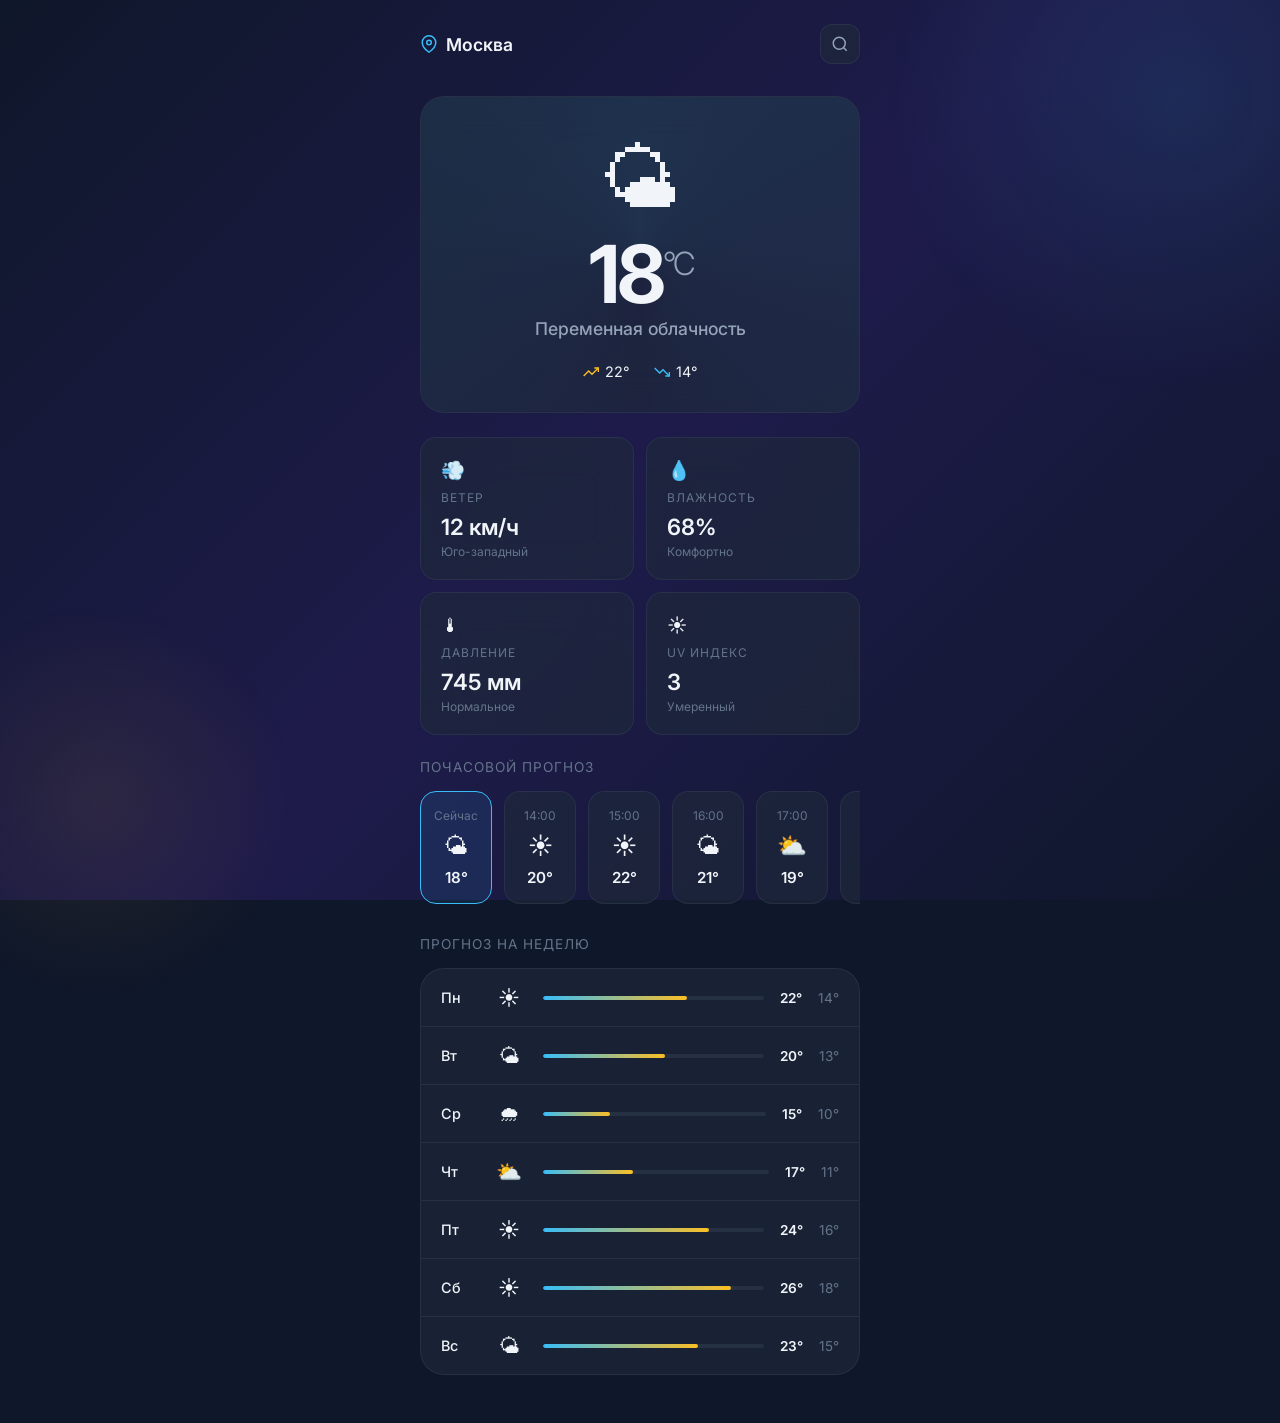
<file: projects/weather-app.html>
<!DOCTYPE html>
<html lang="ru">
<head>
  <meta charset="UTF-8">
  <meta name="viewport" content="width=device-width, initial-scale=1.0">
  <title>SkyCast — Погодное приложение</title>
  <link href="https://fonts.googleapis.com/css2?family=Inter:wght@300;400;500;600;700&display=swap" rel="stylesheet">
  <style>
    *, *::before, *::after { margin: 0; padding: 0; box-sizing: border-box; }
    :root {
      --bg: #0f172a; --card: rgba(30, 41, 59, 0.7); --card-solid: #1e293b;
      --accent: #38bdf8; --accent-glow: rgba(56, 189, 248, 0.3);
      --warm: #fbbf24; --text: #f1f5f9; --text-dim: #94a3b8; --text-muted: #64748b;
      --border: rgba(148, 163, 184, 0.1); --radius: 24px; --font: "Inter", sans-serif;
    }
    body { font-family: var(--font); background: var(--bg); color: var(--text); min-height: 100vh; overflow-x: hidden; }
    .bg-gradient { position: fixed; inset: 0; z-index: 0; background: linear-gradient(135deg, #0f172a 0%, #1e1b4b 50%, #0f172a 100%); }
    .bg-gradient::before { content: ""; position: absolute; width: 600px; height: 600px; top: -200px; right: -200px; background: radial-gradient(circle, rgba(56, 189, 248, 0.1), transparent 70%); border-radius: 50%; }
    .bg-gradient::after { content: ""; position: absolute; width: 400px; height: 400px; bottom: -100px; left: -100px; background: radial-gradient(circle, rgba(251, 191, 36, 0.08), transparent 70%); border-radius: 50%; }
    .app { position: relative; z-index: 1; max-width: 480px; margin: 0 auto; padding: 24px 20px; min-height: 100vh; }
    .top-bar { display: flex; align-items: center; justify-content: space-between; margin-bottom: 32px; }
    .location { display: flex; align-items: center; gap: 8px; font-weight: 600; font-size: 1.1rem; }
    .location svg { width: 18px; height: 18px; color: var(--accent); }
    .settings-btn { width: 40px; height: 40px; border-radius: 12px; border: 1px solid var(--border); background: var(--card); color: var(--text-dim); display: flex; align-items: center; justify-content: center; cursor: pointer; transition: border-color 0.3s; }
    .settings-btn:hover { border-color: var(--accent); }
    .settings-btn svg { width: 18px; height: 18px; }
    .main-card { background: var(--card); backdrop-filter: blur(20px); border: 1px solid var(--border); border-radius: var(--radius); padding: 32px; text-align: center; margin-bottom: 24px; position: relative; overflow: hidden; }
    .main-card::before { content: ""; position: absolute; top: -50%; left: -50%; width: 200%; height: 200%; background: conic-gradient(from 180deg, transparent, var(--accent-glow), transparent); animation: rotate-card 8s linear infinite; opacity: 0.3; }
    @keyframes rotate-card { to { transform: rotate(360deg); } }
    .main-card > * { position: relative; }
    .weather-icon { font-size: 5rem; margin-bottom: 8px; display: block; animation: float 3s ease-in-out infinite; }
    @keyframes float { 0%, 100% { transform: translateY(0); } 50% { transform: translateY(-10px); } }
    .temperature { font-size: 5rem; font-weight: 700; line-height: 1; letter-spacing: -3px; margin-bottom: 4px; }
    .temp-unit { font-size: 2rem; font-weight: 300; color: var(--text-dim); vertical-align: super; }
    .condition { font-size: 1.1rem; color: var(--text-dim); margin-bottom: 24px; font-weight: 500; }
    .temp-range { display: flex; justify-content: center; gap: 24px; }
    .temp-hi, .temp-lo { display: flex; align-items: center; gap: 6px; font-size: 0.9rem; }
    .temp-hi svg { color: var(--warm); width: 16px; height: 16px; }
    .temp-lo svg { color: var(--accent); width: 16px; height: 16px; }
    .details-grid { display: grid; grid-template-columns: 1fr 1fr; gap: 12px; margin-bottom: 24px; }
    .detail-card { background: var(--card); backdrop-filter: blur(20px); border: 1px solid var(--border); border-radius: 16px; padding: 20px; transition: border-color 0.3s, transform 0.3s; }
    .detail-card:hover { border-color: var(--accent); transform: translateY(-2px); }
    .detail-label { font-size: 0.75rem; color: var(--text-muted); text-transform: uppercase; letter-spacing: 1px; margin-bottom: 8px; }
    .detail-value { font-size: 1.4rem; font-weight: 600; }
    .detail-icon { font-size: 1.2rem; margin-bottom: 8px; display: block; }
    .detail-sub { font-size: 0.75rem; color: var(--text-muted); margin-top: 4px; }
    .forecast { margin-bottom: 24px; }
    .forecast-title { font-size: 0.85rem; color: var(--text-muted); text-transform: uppercase; letter-spacing: 1px; margin-bottom: 16px; }
    .forecast-scroll { display: flex; gap: 12px; overflow-x: auto; padding-bottom: 8px; -ms-overflow-style: none; scrollbar-width: none; }
    .forecast-scroll::-webkit-scrollbar { display: none; }
    .hour-card { background: var(--card); border: 1px solid var(--border); border-radius: 16px; padding: 16px 12px; text-align: center; min-width: 72px; flex-shrink: 0; transition: border-color 0.3s, transform 0.3s; }
    .hour-card:hover { border-color: var(--accent); transform: translateY(-2px); }
    .hour-card.now { border-color: var(--accent); background: rgba(56, 189, 248, 0.1); }
    .hour-time { font-size: 0.75rem; color: var(--text-muted); margin-bottom: 8px; }
    .hour-icon { font-size: 1.5rem; margin-bottom: 8px; }
    .hour-temp { font-size: 0.95rem; font-weight: 600; }
    .weekly { margin-bottom: 24px; }
    .weekly-list { background: var(--card); border: 1px solid var(--border); border-radius: var(--radius); overflow: hidden; }
    .weekly-row { display: flex; align-items: center; padding: 16px 20px; border-bottom: 1px solid var(--border); transition: background 0.3s; }
    .weekly-row:last-child { border-bottom: none; }
    .weekly-row:hover { background: rgba(56, 189, 248, 0.05); }
    .weekly-day { width: 50px; font-weight: 500; font-size: 0.9rem; }
    .weekly-icon { width: 36px; text-align: center; font-size: 1.3rem; }
    .weekly-bar { flex: 1; margin: 0 16px; height: 4px; background: var(--border); border-radius: 2px; position: relative; overflow: hidden; }
    .weekly-bar-fill { position: absolute; height: 100%; border-radius: 2px; background: linear-gradient(90deg, var(--accent), var(--warm)); transition: width 1s ease; }
    .weekly-temps { display: flex; gap: 16px; font-size: 0.85rem; }
    .weekly-hi { font-weight: 600; }
    .weekly-lo { color: var(--text-muted); }
    .search-overlay { position: fixed; inset: 0; background: rgba(15, 23, 42, 0.9); backdrop-filter: blur(20px); z-index: 100; display: flex; align-items: flex-start; justify-content: center; padding-top: 120px; opacity: 0; pointer-events: none; transition: opacity 0.3s; }
    .search-overlay.open { opacity: 1; pointer-events: all; }
    .search-box { width: 100%; max-width: 480px; padding: 0 20px; }
    .search-input { width: 100%; background: var(--card); border: 1px solid var(--border); border-radius: 16px; padding: 16px 20px; color: var(--text); font-size: 1.1rem; font-family: var(--font); outline: none; transition: border-color 0.3s; }
    .search-input:focus { border-color: var(--accent); }
    .search-results { margin-top: 12px; background: var(--card); border: 1px solid var(--border); border-radius: 16px; overflow: hidden; }
    .search-result { padding: 14px 20px; border-bottom: 1px solid var(--border); cursor: pointer; transition: background 0.2s; display: flex; align-items: center; gap: 12px; }
    .search-result:hover { background: rgba(56, 189, 248, 0.08); }
    .search-result:last-child { border-bottom: none; }
    .search-result svg { color: var(--text-muted); width: 16px; height: 16px; flex-shrink: 0; }
    @media (max-width: 480px) { .app { padding: 16px 12px; } .temperature { font-size: 4rem; } }
  </style>
</head>
<body>
  <div class="bg-gradient"></div>
  <div class="app" id="app">
    <div class="top-bar">
      <div class="location" id="locationBtn">
        <svg viewBox="0 0 24 24" fill="none" stroke="currentColor" stroke-width="2"><path d="M21 10c0 7-9 13-9 13s-9-6-9-13a9 9 0 0 1 18 0z"/><circle cx="12" cy="10" r="3"/></svg>
        <span id="cityName">Москва</span>
      </div>
      <button class="settings-btn" id="searchBtn">
        <svg viewBox="0 0 24 24" fill="none" stroke="currentColor" stroke-width="2"><circle cx="11" cy="11" r="8"/><line x1="21" y1="21" x2="16.65" y2="16.65"/></svg>
      </button>
    </div>

    <div class="main-card">
      <span class="weather-icon" id="mainIcon">🌤</span>
      <div class="temperature" id="mainTemp">18<span class="temp-unit">°C</span></div>
      <div class="condition" id="mainCondition">Переменная облачность</div>
      <div class="temp-range">
        <div class="temp-hi"><svg viewBox="0 0 24 24" fill="none" stroke="currentColor" stroke-width="2"><polyline points="23 6 13.5 15.5 8.5 10.5 1 18"/><polyline points="17 6 23 6 23 12"/></svg> 22°</div>
        <div class="temp-lo"><svg viewBox="0 0 24 24" fill="none" stroke="currentColor" stroke-width="2"><polyline points="23 18 13.5 8.5 8.5 13.5 1 6"/><polyline points="17 18 23 18 23 12"/></svg> 14°</div>
      </div>
    </div>

    <div class="details-grid">
      <div class="detail-card">
        <span class="detail-icon">💨</span>
        <div class="detail-label">Ветер</div>
        <div class="detail-value">12 км/ч</div>
        <div class="detail-sub">Юго-западный</div>
      </div>
      <div class="detail-card">
        <span class="detail-icon">💧</span>
        <div class="detail-label">Влажность</div>
        <div class="detail-value">68%</div>
        <div class="detail-sub">Комфортно</div>
      </div>
      <div class="detail-card">
        <span class="detail-icon">🌡</span>
        <div class="detail-label">Давление</div>
        <div class="detail-value">745 мм</div>
        <div class="detail-sub">Нормальное</div>
      </div>
      <div class="detail-card">
        <span class="detail-icon">☀</span>
        <div class="detail-label">UV Индекс</div>
        <div class="detail-value">3</div>
        <div class="detail-sub">Умеренный</div>
      </div>
    </div>

    <div class="forecast">
      <div class="forecast-title">Почасовой прогноз</div>
      <div class="forecast-scroll" id="hourlyScroll"></div>
    </div>

    <div class="weekly">
      <div class="forecast-title">Прогноз на неделю</div>
      <div class="weekly-list" id="weeklyList"></div>
    </div>
  </div>

  <div class="search-overlay" id="searchOverlay">
    <div class="search-box">
      <input type="text" class="search-input" id="searchInput" placeholder="Поиск города...">
      <div class="search-results" id="searchResults"></div>
    </div>
  </div>

  <script>
    const cities = {
      'Москва': { temp: 18, icon: '🌤', condition: 'Переменная облачность', hi: 22, lo: 14, wind: 12, windDir: 'Юго-западный', humidity: 68, pressure: 745, uv: 3 },
      'Санкт-Петербург': { temp: 12, icon: '🌧', condition: 'Дождь', hi: 15, lo: 9, wind: 18, windDir: 'Западный', humidity: 85, pressure: 738, uv: 1 },
      'Сочи': { temp: 28, icon: '☀️', condition: 'Ясно', hi: 32, lo: 24, wind: 6, windDir: 'Южный', humidity: 55, pressure: 752, uv: 7 },
      'Новосибирск': { temp: 8, icon: '⛅', condition: 'Облачно', hi: 11, lo: 4, wind: 20, windDir: 'Северный', humidity: 72, pressure: 742, uv: 2 },
      'Казань': { temp: 15, icon: '🌥', condition: 'Облачно с прояснениями', hi: 19, lo: 11, wind: 14, windDir: 'Восточный', humidity: 65, pressure: 748, uv: 4 },
    };

    const hourlyData = [
      { time: 'Сейчас', icon: '🌤', temp: 18, now: true },
      { time: '14:00', icon: '☀️', temp: 20 },
      { time: '15:00', icon: '☀️', temp: 22 },
      { time: '16:00', icon: '🌤', temp: 21 },
      { time: '17:00', icon: '⛅', temp: 19 },
      { time: '18:00', icon: '🌥', temp: 17 },
      { time: '19:00', icon: '🌙', temp: 16 },
      { time: '20:00', icon: '🌙', temp: 15 },
      { time: '21:00', icon: '🌙', temp: 14 },
    ];

    const weeklyData = [
      { day: 'Пн', icon: '☀️', hi: 22, lo: 14, fill: 65 },
      { day: 'Вт', icon: '🌤', hi: 20, lo: 13, fill: 55 },
      { day: 'Ср', icon: '🌧', hi: 15, lo: 10, fill: 30 },
      { day: 'Чт', icon: '⛅', hi: 17, lo: 11, fill: 40 },
      { day: 'Пт', icon: '☀️', hi: 24, lo: 16, fill: 75 },
      { day: 'Сб', icon: '☀️', hi: 26, lo: 18, fill: 85 },
      { day: 'Вс', icon: '🌤', hi: 23, lo: 15, fill: 70 },
    ];

    function renderHourly() {
      const scroll = document.getElementById('hourlyScroll');
      scroll.innerHTML = hourlyData.map(h => `
        <div class="hour-card ${h.now ? 'now' : ''}">
          <div class="hour-time">${h.time}</div>
          <div class="hour-icon">${h.icon}</div>
          <div class="hour-temp">${h.temp}°</div>
        </div>
      `).join('');
    }

    function renderWeekly() {
      const list = document.getElementById('weeklyList');
      list.innerHTML = weeklyData.map(d => `
        <div class="weekly-row">
          <div class="weekly-day">${d.day}</div>
          <div class="weekly-icon">${d.icon}</div>
          <div class="weekly-bar"><div class="weekly-bar-fill" style="width:${d.fill}%"></div></div>
          <div class="weekly-temps"><span class="weekly-hi">${d.hi}°</span><span class="weekly-lo">${d.lo}°</span></div>
        </div>
      `).join('');
    }

    function updateCity(name) {
      const data = cities[name];
      if (!data) return;
      document.getElementById('cityName').textContent = name;
      document.getElementById('mainIcon').textContent = data.icon;
      document.getElementById('mainTemp').innerHTML = `${data.temp}<span class="temp-unit">°C</span>`;
      document.getElementById('mainCondition').textContent = data.condition;
      document.querySelector('.temp-hi').innerHTML = `<svg viewBox="0 0 24 24" fill="none" stroke="currentColor" stroke-width="2"><polyline points="23 6 13.5 15.5 8.5 10.5 1 18"/><polyline points="17 6 23 6 23 12"/></svg> ${data.hi}°`;
      document.querySelector('.temp-lo').innerHTML = `<svg viewBox="0 0 24 24" fill="none" stroke="currentColor" stroke-width="2"><polyline points="23 18 13.5 8.5 8.5 13.5 1 6"/><polyline points="17 18 23 18 23 12"/></svg> ${data.lo}°`;
      const details = document.querySelectorAll('.detail-value');
      const subs = document.querySelectorAll('.detail-sub');
      details[0].textContent = data.wind + ' км/ч'; subs[0].textContent = data.windDir;
      details[1].textContent = data.humidity + '%'; subs[1].textContent = data.humidity > 70 ? 'Сыро' : 'Комфортно';
      details[2].textContent = data.pressure + ' мм'; subs[2].textContent = data.pressure > 745 ? 'Повышенное' : 'Нормальное';
      details[3].textContent = data.uv; subs[3].textContent = data.uv > 5 ? 'Высокий' : 'Умеренный';
    }

    const searchOverlay = document.getElementById('searchOverlay');
    const searchInput = document.getElementById('searchInput');
    const searchResults = document.getElementById('searchResults');

    document.getElementById('searchBtn').addEventListener('click', () => {
      searchOverlay.classList.add('open');
      setTimeout(() => searchInput.focus(), 100);
    });

    searchOverlay.addEventListener('click', e => {
      if (e.target === searchOverlay) { searchOverlay.classList.remove('open'); searchInput.value = ''; }
    });

    searchInput.addEventListener('input', () => {
      const q = searchInput.value.toLowerCase();
      const matches = Object.keys(cities).filter(c => c.toLowerCase().includes(q));
      searchResults.innerHTML = matches.map(c => `
        <div class="search-result" data-city="${c}">
          <svg viewBox="0 0 24 24" fill="none" stroke="currentColor" stroke-width="2"><path d="M21 10c0 7-9 13-9 13s-9-6-9-13a9 9 0 0 1 18 0z"/><circle cx="12" cy="10" r="3"/></svg>
          <span>${c}</span>
        </div>
      `).join('') || '<div class="search-result"><span>Город не найден</span></div>';
      searchResults.querySelectorAll('[data-city]').forEach(el => {
        el.addEventListener('click', () => {
          updateCity(el.dataset.city);
          searchOverlay.classList.remove('open');
          searchInput.value = '';
        });
      });
    });

    renderHourly();
    renderWeekly();
  </script>
</body>
</html>
</file>
<file: style.css>
*,
*::before,
*::after {
  margin: 0;
  padding: 0;
  box-sizing: border-box;
}

:root,
[data-theme="void"] {
  --bg-primary: #0a0a0a;
  --bg-secondary: #111111;
  --bg-tertiary: #1a1a1a;
  --bg-elevated: #222222;
  --text-primary: #ffffff;
  --text-secondary: #888888;
  --text-tertiary: #555555;
  --text-inverse: #0a0a0a;
  --accent: #00ff9d;
  --accent-2: #ff4500;
  --accent-3: #e6ff00;
  --accent-4: #0066ff;
  --accent-5: #8b5cf6;
  --accent-6: #ff2d7b;
  --accent-glow: rgba(0, 255, 157, 0.4);
  --accent-soft: rgba(0, 255, 157, 0.1);
  --accent-dim: rgba(0, 255, 157, 0.05);
  --green: #00ff9d;
  --border-primary: #333333;
  --border-secondary: #222222;
  --overlay-dark: rgba(0, 0, 0, 0.85);
  --overlay-light: rgba(255, 255, 255, 0.05);
  --nav-bg: rgba(10, 10, 10, 0.85);
  --nav-bg-scroll: rgba(10, 10, 10, 0.95);
  --shadow-card: 0 4px 30px rgba(0, 255, 157, 0.06);
  --shadow-card-hover: 0 8px 40px rgba(0, 255, 157, 0.15);
  --glow-color: rgba(0, 255, 157, 0.12);
  --particle-color: rgba(0, 255, 157, 0.5);
  --progress-bg: var(--accent);
  --gradient-accent: linear-gradient(90deg, #00ff9d, #0066ff);
  --section-accent: var(--accent);
  --btn-shadow: 4px 4px 0 var(--accent);
}

[data-theme="terminal"] {
  --bg-primary: #0a0a0a;
  --bg-secondary: #0f0f0f;
  --bg-tertiary: #141414;
  --bg-elevated: #1a1a1a;
  --text-primary: #00ff41;
  --text-secondary: #00aa2a;
  --text-tertiary: #006618;
  --text-inverse: #0a0a0a;
  --accent: #00ff41;
  --accent-2: #00ff41;
  --accent-3: #00ff41;
  --accent-4: #00ff41;
  --accent-5: #00ff41;
  --accent-6: #00ff41;
  --accent-glow: rgba(0, 255, 65, 0.4);
  --accent-soft: rgba(0, 255, 65, 0.1);
  --accent-dim: rgba(0, 255, 65, 0.05);
  --green: #00ff41;
  --border-primary: #003310;
  --border-secondary: #002208;
  --overlay-dark: rgba(0, 0, 0, 0.9);
  --nav-bg: rgba(10, 10, 10, 0.9);
  --nav-bg-scroll: rgba(10, 10, 10, 0.98);
  --shadow-card: 0 4px 30px rgba(0, 255, 65, 0.08);
  --shadow-card-hover: 0 8px 40px rgba(0, 255, 65, 0.2);
  --glow-color: rgba(0, 255, 65, 0.15);
  --particle-color: rgba(0, 255, 65, 0.5);
  --progress-bg: #00ff41;
  --gradient-accent: linear-gradient(90deg, #00ff41, #00cc33);
  --section-accent: #00ff41;
  --btn-shadow: 4px 4px 0 #00ff41;
}

[data-theme="blanc"] {
  --bg-primary: #f0f0eb;
  --bg-secondary: #e5e5e0;
  --bg-tertiary: #dbdbd6;
  --bg-elevated: #d0d0cb;
  --text-primary: #0a0a0a;
  --text-secondary: #444444;
  --text-tertiary: #777777;
  --text-inverse: #f0f0eb;
  --accent: #0a0a0a;
  --accent-2: #ff4500;
  --accent-3: #0a0a0a;
  --accent-4: #0a0a0a;
  --accent-5: #0a0a0a;
  --accent-6: #ff2d7b;
  --accent-glow: rgba(0, 0, 0, 0.15);
  --accent-soft: rgba(0, 0, 0, 0.05);
  --accent-dim: rgba(0, 0, 0, 0.03);
  --green: #0a0a0a;
  --border-primary: #0a0a0a;
  --border-secondary: #cccccc;
  --overlay-dark: rgba(240, 240, 235, 0.9);
  --nav-bg: rgba(240, 240, 235, 0.9);
  --nav-bg-scroll: rgba(240, 240, 235, 0.98);
  --shadow-card: 4px 4px 0 #0a0a0a;
  --shadow-card-hover: 6px 6px 0 #0a0a0a;
  --glow-color: transparent;
  --particle-color: rgba(0, 0, 0, 0.3);
  --progress-bg: #0a0a0a;
  --gradient-accent: linear-gradient(90deg, #0a0a0a, #333);
  --section-accent: #0a0a0a;
  --btn-shadow: 4px 4px 0 #0a0a0a;
}

[data-theme="neon"] {
  --bg-primary: #0a0a0a;
  --bg-secondary: #111111;
  --bg-tertiary: #1a1a1a;
  --bg-elevated: #222222;
  --text-primary: #ffffff;
  --text-secondary: #aaaaaa;
  --text-tertiary: #666666;
  --text-inverse: #0a0a0a;
  --accent: #ff2d7b;
  --accent-2: #8b5cf6;
  --accent-3: #0066ff;
  --accent-4: #00ff9d;
  --accent-5: #e6ff00;
  --accent-6: #ff4500;
  --accent-glow: rgba(255, 45, 123, 0.4);
  --accent-soft: rgba(255, 45, 123, 0.1);
  --accent-dim: rgba(255, 45, 123, 0.05);
  --green: #00ff9d;
  --border-primary: #333333;
  --border-secondary: #222222;
  --overlay-dark: rgba(0, 0, 0, 0.85);
  --nav-bg: rgba(10, 10, 10, 0.85);
  --nav-bg-scroll: rgba(10, 10, 10, 0.95);
  --shadow-card: 0 4px 30px rgba(255, 45, 123, 0.1);
  --shadow-card-hover: 0 8px 40px rgba(255, 45, 123, 0.25);
  --glow-color: rgba(255, 45, 123, 0.12);
  --particle-color: rgba(255, 45, 123, 0.5);
  --progress-bg: #ff2d7b;
  --gradient-accent: linear-gradient(90deg, #ff2d7b, #8b5cf6, #0066ff, #00ff9d);
  --section-accent: #ff2d7b;
  --btn-shadow: 4px 4px 0 #ff2d7b;
}

[data-theme="matrix"] {
  --bg-primary: #000000;
  --bg-secondary: #050505;
  --bg-tertiary: #0a0a0a;
  --bg-elevated: #0f0f0f;
  --text-primary: #00ff41;
  --text-secondary: #00cc33;
  --text-tertiary: #008822;
  --text-inverse: #000000;
  --accent: #00ff41;
  --accent-2: #00ff41;
  --accent-3: #00ff41;
  --accent-4: #00ff41;
  --accent-5: #00ff41;
  --accent-6: #00ff41;
  --accent-glow: rgba(0, 255, 65, 0.5);
  --accent-soft: rgba(0, 255, 65, 0.15);
  --accent-dim: rgba(0, 255, 65, 0.08);
  --green: #00ff41;
  --border-primary: #004415;
  --border-secondary: #003310;
  --overlay-dark: rgba(0, 0, 0, 0.95);
  --nav-bg: rgba(0, 0, 0, 0.9);
  --nav-bg-scroll: rgba(0, 0, 0, 0.98);
  --shadow-card: 0 0 20px rgba(0, 255, 65, 0.15);
  --shadow-card-hover: 0 0 40px rgba(0, 255, 65, 0.3);
  --glow-color: rgba(0, 255, 65, 0.2);
  --particle-color: rgba(0, 255, 65, 0.6);
  --progress-bg: #00ff41;
  --gradient-accent: linear-gradient(90deg, #00ff41, #00cc33);
  --section-accent: #00ff41;
  --btn-shadow: 4px 4px 0 #00ff41;
}

:root {
  --font-display: 'Space Grotesk', sans-serif;
  --font-mono: 'JetBrains Mono', monospace;
  --font-pixel: 'Press Start 2P', monospace;
  --font-body: 'Inter', 'Space Grotesk', sans-serif;
  --text-display-xl: clamp(4rem, 10vw, 10rem);
  --text-display-lg: clamp(3rem, 8vw, 7rem);
  --text-display-md: clamp(2.5rem, 6vw, 5rem);
  --text-h1: clamp(2rem, 5vw, 4rem);
  --text-h2: clamp(1.5rem, 4vw, 3rem);
  --text-h3: clamp(1.25rem, 3vw, 2rem);
  --text-body-lg: 1.125rem;
  --text-body: 1rem;
  --text-body-sm: 0.875rem;
  --text-label: 0.75rem;
  --text-caption: 0.625rem;
  --space-1: 4px;
  --space-2: 8px;
  --space-3: 12px;
  --space-4: 16px;
  --space-5: 20px;
  --space-6: 24px;
  --space-8: 32px;
  --space-10: 40px;
  --space-12: 48px;
  --space-16: 64px;
  --space-20: 80px;
  --space-24: 96px;
  --space-32: 128px;
}

html {
  scroll-behavior: smooth;
}

body {
  font-family: var(--font-body);
  background: var(--bg-primary);
  color: var(--text-primary);
  line-height: 1.7;
  overflow-x: hidden;
  cursor: none;
  transition: background 0.5s, color 0.5s;
}

a {
  color: var(--accent);
  text-decoration: none;
  position: relative;
}

a::after {
  content: '';
  position: absolute;
  bottom: -2px;
  left: 0;
  width: 0;
  height: 1px;
  background: var(--accent);
  transition: width 0.3s ease;
}

a:hover::after {
  width: 100%;
}

::selection {
  background: var(--accent);
  color: var(--text-inverse);
}

.game-loader {
  position: fixed;
  inset: 0;
  background: #0a0a0a;
  z-index: 10000;
  display: flex;
  flex-direction: column;
  align-items: center;
  justify-content: center;
  transition: opacity 0.8s cubic-bezier(0.16, 1, 0.3, 1), visibility 0.8s;
}

.game-loader.hidden {
  opacity: 0;
  visibility: hidden;
  pointer-events: none;
}

#gameCanvas {
  width: 600px;
  height: 300px;
  image-rendering: pixelated;
  image-rendering: crisp-edges;
}

.game-ui {
  margin-top: var(--space-6);
  text-align: center;
}

.game-ui__title {
  font-family: var(--font-pixel);
  font-size: 14px;
  color: var(--accent);
  margin-bottom: var(--space-2);
}

.game-ui__hint {
  font-family: var(--font-mono);
  font-size: var(--text-label);
  color: var(--text-tertiary);
  margin-bottom: var(--space-4);
}

.game-ui__progress {
  font-family: var(--font-mono);
  font-size: var(--text-label);
  color: var(--text-secondary);
  margin-bottom: var(--space-4);
  display: flex;
  align-items: center;
  gap: var(--space-2);
  justify-content: center;
}

.game-ui__bar {
  color: var(--accent);
}

.game-ui__pct {
  color: var(--accent);
  min-width: 36px;
  text-align: right;
}

.game-skip {
  animation: blink-slow 2s infinite;
}

@keyframes blink-slow {
  0%, 100% { opacity: 1; }
  50% { opacity: 0.4; }
}

.scroll-progress {
  position: fixed;
  top: 0;
  left: 0;
  height: 2px;
  background: var(--gradient-accent);
  width: 0%;
  z-index: 200;
  transition: width 0.1s linear;
  box-shadow: 0 0 10px var(--accent-glow);
}

.cursor-dot {
  width: 8px;
  height: 8px;
  background: var(--accent);
  border-radius: 50%;
  position: fixed;
  pointer-events: none;
  z-index: 10001;
  mix-blend-mode: difference;
  transform: translate(-50%, -50%);
  transition: opacity 0.15s, transform 0.1s;
}

.cursor-ring {
  width: 40px;
  height: 40px;
  border: 1px solid var(--accent);
  border-radius: 50%;
  position: fixed;
  pointer-events: none;
  z-index: 10000;
  transform: translate(-50%, -50%);
  transition: width 0.3s, height 0.3s, border-color 0.3s, opacity 0.3s, background 0.3s;
  opacity: 0.5;
}

.cursor-ring--hover {
  width: 80px;
  height: 80px;
  border-color: var(--accent-2);
  opacity: 0.2;
  background: var(--accent-soft);
}

.cursor-glow {
  position: fixed;
  width: 600px;
  height: 600px;
  border-radius: 50%;
  background: radial-gradient(circle, var(--glow-color) 0%, transparent 70%);
  pointer-events: none;
  z-index: 0;
  transform: translate(-50%, -50%);
  transition: opacity 0.4s;
  opacity: 0;
}

.cursor-glow.active {
  opacity: 1;
}

.click-particles {
  position: fixed;
  inset: 0;
  pointer-events: none;
  z-index: 9997;
  overflow: hidden;
}

.click-particle {
  position: absolute;
  width: 4px;
  height: 4px;
  background: var(--accent);
  pointer-events: none;
  animation: particle-fly 0.8s ease-out forwards;
}

@keyframes particle-fly {
  0% {
    opacity: 1;
    transform: translate(0, 0) scale(1);
  }
  100% {
    opacity: 0;
    transform: translate(var(--px), var(--py)) scale(0);
  }
}

.container {
  max-width: 1400px;
  margin: 0 auto;
  padding: 0 var(--space-8);
}

.nav {
  position: fixed;
  top: 0;
  left: 0;
  right: 0;
  z-index: 100;
  padding: var(--space-4) var(--space-8);
  display: flex;
  justify-content: space-between;
  align-items: center;
  backdrop-filter: blur(20px);
  background: var(--nav-bg);
  border-bottom: 1px solid transparent;
  transition: padding 0.3s, background 0.3s, border-color 0.3s, transform 0.3s;
}

.nav.scrolled {
  padding: var(--space-3) var(--space-8);
  background: var(--nav-bg-scroll);
  border-bottom: 1px solid var(--border-secondary);
}

.nav.nav-hidden {
  transform: translateY(-100%);
}

.nav__logo {
  font-family: var(--font-mono);
  font-size: var(--text-body);
  font-weight: 700;
  color: var(--text-primary);
  letter-spacing: -0.5px;
}

.nav__logo::after {
  display: none;
}

.nav__links {
  display: flex;
  gap: var(--space-8);
  list-style: none;
}

.nav__link {
  font-family: var(--font-mono);
  font-size: var(--text-label);
  color: var(--text-secondary);
  text-transform: uppercase;
  letter-spacing: 0.15em;
  transition: color 0.2s;
}

.nav__link::after {
  bottom: -4px;
  height: 2px;
  background: var(--accent);
}

.nav__link:hover {
  color: var(--accent);
}

.nav__actions {
  display: flex;
  align-items: center;
  gap: var(--space-3);
}

.theme-cycle {
  background: var(--bg-secondary);
  border: 1px solid var(--border-primary);
  padding: var(--space-2) var(--space-3);
  cursor: none;
  transition: border-color 0.25s, color 0.25s;
  font-family: var(--font-pixel);
  font-size: 10px;
  color: var(--text-secondary);
}

.theme-cycle:hover {
  border-color: var(--accent);
  color: var(--accent);
}

.theme-cycle__name {
  pointer-events: none;
}

.burger {
  display: none;
  flex-direction: column;
  gap: 5px;
  background: none;
  border: none;
  cursor: none;
  z-index: 101;
}

.burger span {
  width: 24px;
  height: 2px;
  background: var(--text-primary);
  transition: 0.3s;
}

.burger.active span:nth-child(1) {
  transform: rotate(45deg) translate(5px, 5px);
}

.burger.active span:nth-child(2) {
  opacity: 0;
}

.burger.active span:nth-child(3) {
  transform: rotate(-45deg) translate(5px, -5px);
}

.nav__mobile {
  position: fixed;
  inset: 0;
  background: var(--bg-primary);
  z-index: 200;
  display: flex;
  flex-direction: column;
  justify-content: center;
  align-items: center;
  gap: var(--space-16);
  opacity: 0;
  visibility: hidden;
  transition: opacity 0.4s, visibility 0.4s;
}

.nav__mobile.open {
  opacity: 1;
  visibility: visible;
}

.nav__mobile-link {
  font-family: var(--font-display);
  font-size: var(--text-display-md);
  color: var(--text-primary);
  text-transform: uppercase;
  font-weight: 700;
  letter-spacing: -0.03em;
  line-height: 0.95;
}

.nav__mobile-link::after {
  display: none;
}

.scroll-top {
  position: fixed;
  bottom: 32px;
  right: 32px;
  width: 48px;
  height: 48px;
  background: var(--accent);
  color: var(--text-inverse);
  border: none;
  cursor: none;
  z-index: 90;
  display: flex;
  align-items: center;
  justify-content: center;
  opacity: 0;
  transform: translateY(20px);
  transition: opacity 0.3s, transform 0.3s, background 0.25s;
}

.scroll-top::after {
  display: none;
}

.scroll-top.visible {
  opacity: 1;
  transform: translateY(0);
}

.scroll-top:hover {
  transform: translateY(-3px);
  box-shadow: 0 4px 20px var(--accent-glow);
}

.scroll-top svg {
  width: 22px;
  height: 22px;
}

.hero {
  position: relative;
  min-height: 100vh;
  display: flex;
  flex-direction: column;
  justify-content: center;
  padding: 120px 0 80px;
  z-index: 1;
  overflow: hidden;
}

.hero__container {
  position: relative;
  z-index: 2;
}

.hero__title {
  font-family: var(--font-display);
  font-size: var(--text-display-xl);
  font-weight: 700;
  line-height: 0.9;
  letter-spacing: -0.03em;
  text-transform: uppercase;
  margin-bottom: var(--space-6);
}

.hero__line {
  display: block;
}

.hero__line--stroke {
  -webkit-text-stroke: 2px var(--text-primary);
  color: transparent;
  -webkit-text-fill-color: transparent;
}

.hero__typed {
  background: var(--gradient-accent);
  -webkit-background-clip: text;
  -webkit-text-fill-color: transparent;
  background-clip: text;
}

.hero__cursor {
  color: var(--accent);
  -webkit-text-fill-color: var(--accent);
  animation: blink 1s step-end infinite;
  font-weight: 400;
}

@keyframes blink {
  50% { opacity: 0; }
}

.hero__subtitle {
  font-family: var(--font-mono);
  font-size: var(--text-body);
  color: var(--text-secondary);
  margin-bottom: var(--space-12);
  max-width: 500px;
  letter-spacing: 0.02em;
}

.hero__buttons {
  display: flex;
  gap: var(--space-4);
  flex-wrap: wrap;
}

.btn {
  display: inline-flex;
  align-items: center;
  gap: var(--space-2);
  padding: var(--space-4) var(--space-8);
  font-family: var(--font-mono);
  font-size: var(--text-label);
  font-weight: 600;
  text-transform: uppercase;
  letter-spacing: 0.15em;
  cursor: none;
  border: none;
  transition: all 0.2s ease;
  text-decoration: none;
  position: relative;
}

.btn::after {
  display: none;
}

.btn-primary {
  color: var(--text-inverse);
  background: var(--accent);
  box-shadow: var(--btn-shadow);
}

.btn-primary:hover {
  transform: translate(-4px, -4px);
  box-shadow: 8px 8px 0 var(--accent);
}

.btn-secondary {
  color: var(--text-primary);
  background: transparent;
  border: 1px solid var(--border-primary);
}

.btn-secondary:hover {
  background: var(--text-primary);
  color: var(--bg-primary);
  border-color: var(--text-primary);
}

.btn-pixel {
  font-family: var(--font-pixel);
  font-size: 10px;
  padding: var(--space-3) var(--space-5);
  border: 2px solid var(--accent);
  background: transparent;
  color: var(--accent);
  cursor: none;
  text-transform: uppercase;
  letter-spacing: 0.05em;
}

.btn-pixel:hover {
  background: var(--accent);
  color: var(--text-inverse);
}

.btn-full {
  width: 100%;
  justify-content: center;
}

.btn-magnetic {
  transition: transform 0.2s ease, box-shadow 0.2s ease;
}

.hero__scroll {
  position: absolute;
  bottom: 80px;
  left: 50%;
  transform: translateX(-50%);
  display: flex;
  flex-direction: column;
  align-items: center;
  gap: var(--space-2);
}

.scroll-line {
  width: 1px;
  height: 48px;
  background: linear-gradient(to bottom, var(--accent), transparent);
  animation: scroll-pulse 2s ease-in-out infinite;
}

@keyframes scroll-pulse {
  0%, 100% { opacity: 0.3; transform: scaleY(0.6); }
  50% { opacity: 1; transform: scaleY(1); }
}

.hero__marquee {
  position: absolute;
  bottom: 0;
  left: 0;
  right: 0;
  overflow: hidden;
  border-top: 1px solid var(--border-primary);
  border-bottom: 1px solid var(--border-primary);
  padding: var(--space-3) 0;
  background: var(--bg-secondary);
  z-index: 1;
}

.marquee-track {
  display: flex;
  animation: marquee 30s linear infinite;
  width: max-content;
}

.marquee-track span {
  display: inline-block;
  font-family: var(--font-mono);
  font-size: var(--text-label);
  color: var(--text-tertiary);
  text-transform: uppercase;
  letter-spacing: 0.2em;
  white-space: nowrap;
  padding-right: 0;
}

@keyframes marquee {
  0% { transform: translateX(0); }
  100% { transform: translateX(-50%); }
}

.hero__marquee:hover .marquee-track {
  animation-play-state: paused;
}

.label {
  font-family: var(--font-mono);
  font-size: var(--text-label);
  color: var(--text-tertiary);
  text-transform: uppercase;
  letter-spacing: 0.15em;
}

.label--accent {
  color: var(--accent);
  margin-bottom: var(--space-6);
  display: block;
}

.accent {
  color: var(--accent);
}

.section {
  position: relative;
  padding: var(--space-32) 0;
  z-index: 1;
}

.section--accent-green { --section-accent: var(--accent); }
.section--accent-orange { --section-accent: var(--accent-2); }
.section--accent-yellow { --section-accent: var(--accent-3); }
.section--accent-blue { --section-accent: var(--accent-4); }
.section--accent-purple { --section-accent: var(--accent-5); }
.section--accent-pink { --section-accent: var(--accent-6); }

.section-header {
  margin-bottom: var(--space-16);
}

.section-header__label {
  font-family: var(--font-mono);
  font-size: var(--text-label);
  color: var(--section-accent);
  text-transform: uppercase;
  letter-spacing: 0.2em;
  margin-bottom: var(--space-4);
}

.section-header__title {
  font-family: var(--font-pixel);
  font-size: clamp(1.2rem, 4vw, 2.5rem);
  color: var(--text-primary);
  text-transform: uppercase;
  line-height: 1.6;
}

.section-header__rule {
  width: 100%;
  height: 1px;
  background: var(--section-accent);
  margin-top: var(--space-5);
  opacity: 0.3;
}

.glitch {
  position: relative;
}

.glitch::before,
.glitch::after {
  content: attr(data-text);
  position: absolute;
  top: 0;
  left: 0;
  width: 100%;
  height: 100%;
  opacity: 0;
}

.glitch:hover::before {
  opacity: 0.8;
  color: var(--accent-6);
  animation: glitch-1 0.3s infinite;
  clip-path: inset(0 0 60% 0);
}

.glitch:hover::after {
  opacity: 0.8;
  color: var(--accent-4);
  animation: glitch-2 0.3s infinite;
  clip-path: inset(40% 0 0 0);
}

@keyframes glitch-1 {
  0% { transform: translate(0); }
  20% { transform: translate(-3px, 2px); }
  40% { transform: translate(3px, -2px); }
  60% { transform: translate(-2px, 1px); }
  80% { transform: translate(2px, -1px); }
  100% { transform: translate(0); }
}

@keyframes glitch-2 {
  0% { transform: translate(0); }
  20% { transform: translate(2px, -1px); }
  40% { transform: translate(-2px, 1px); }
  60% { transform: translate(3px, 2px); }
  80% { transform: translate(-3px, -2px); }
  100% { transform: translate(0); }
}

.about-grid {
  display: grid;
  grid-template-columns: 340px 1fr;
  gap: var(--space-16);
  align-items: start;
}

.photo-frame {
  position: relative;
}

.photo-img {
  width: 320px;
  height: 380px;
  object-fit: cover;
  display: block;
  border: 1px solid var(--border-primary);
  filter: grayscale(100%) contrast(1.1);
  transition: filter 0.5s;
}

.photo-frame:hover .photo-img {
  filter: grayscale(0%) contrast(1);
}

.photo-border {
  position: absolute;
  top: 12px;
  left: 12px;
  width: 320px;
  height: 380px;
  border: 1px solid var(--section-accent);
  z-index: -1;
  opacity: 0.3;
  transition: opacity 0.3s, transform 0.3s;
}

.photo-frame:hover .photo-border {
  opacity: 0.6;
  transform: translate(4px, 4px);
}

.photo-corner {
  position: absolute;
  width: 12px;
  height: 12px;
  border-color: var(--section-accent);
  border-style: solid;
  border-width: 0;
}

.photo-corner--tl {
  top: -6px;
  left: -6px;
  border-top-width: 2px;
  border-left-width: 2px;
}

.photo-corner--br {
  bottom: -6px;
  right: -6px;
  border-bottom-width: 2px;
  border-right-width: 2px;
}

.about-stats {
  display: flex;
  gap: var(--space-12);
  margin-top: var(--space-8);
}

.stat {
  display: flex;
  flex-direction: column;
}

.stat__number {
  font-family: var(--font-display);
  font-size: 3rem;
  font-weight: 700;
  color: var(--section-accent);
  line-height: 1;
}

.stat__plus {
  font-family: var(--font-display);
  font-size: 3rem;
  font-weight: 700;
  color: var(--section-accent);
  line-height: 1;
}

.stat__label {
  font-family: var(--font-pixel);
  color: var(--text-tertiary);
  font-size: 8px;
  letter-spacing: 0.1em;
  margin-top: var(--space-2);
}

.about-intro {
  font-size: var(--text-h3);
  font-weight: 700;
  color: var(--text-primary);
  margin-bottom: var(--space-5) !important;
  line-height: 1.2;
}

.about-text p {
  color: var(--text-secondary);
  margin-bottom: var(--space-4);
  max-width: 65ch;
}

.about-details {
  display: flex;
  flex-direction: column;
  gap: var(--space-3);
  margin-top: var(--space-8);
  padding-top: var(--space-6);
  border-top: 1px solid var(--border-primary);
}

.detail {
  display: flex;
  justify-content: space-between;
  align-items: center;
}

.detail__value {
  font-family: var(--font-mono);
  font-size: var(--text-body-sm);
  font-weight: 500;
  color: var(--text-primary);
}

.detail__value--open {
  color: var(--green);
}

.skills-terminal {
  background: var(--bg-secondary);
  border: 1px solid var(--border-primary);
  padding: var(--space-6);
  margin-bottom: var(--space-8);
}

.terminal-line {
  display: flex;
  align-items: center;
  gap: var(--space-3);
  padding: var(--space-2) 0;
  font-family: var(--font-mono);
  font-size: var(--text-body-sm);
  color: var(--text-primary);
  opacity: 0;
  transform: translateX(-10px);
  transition: opacity 0.4s, transform 0.4s;
}

.skills-terminal.visible .terminal-line {
  opacity: 1;
  transform: translateX(0);
}

.skills-terminal.visible .terminal-line:nth-child(1) { transition-delay: 0.1s; }
.skills-terminal.visible .terminal-line:nth-child(2) { transition-delay: 0.2s; }
.skills-terminal.visible .terminal-line:nth-child(3) { transition-delay: 0.3s; }
.skills-terminal.visible .terminal-line:nth-child(4) { transition-delay: 0.4s; }

.terminal-prompt {
  color: var(--section-accent);
  font-weight: 700;
}

.terminal-label {
  width: 120px;
  font-weight: 600;
  color: var(--text-primary);
}

.terminal-bar {
  color: var(--text-tertiary);
  letter-spacing: 1px;
}

.terminal-bar__fill {
  color: var(--section-accent);
}

.terminal-bar__empty {
  color: var(--text-tertiary);
}

.terminal-pct {
  color: var(--section-accent);
  font-weight: 600;
  min-width: 40px;
}

.skills-cards {
  display: grid;
  grid-template-columns: repeat(auto-fit, minmax(240px, 1fr));
  gap: var(--space-4);
}

.skill-card {
  background: var(--bg-secondary);
  border: 1px solid var(--border-primary);
  padding: var(--space-6) var(--space-5);
  transition: transform 0.25s, border-color 0.25s, box-shadow 0.25s;
}

.skill-card:hover {
  transform: translateY(-4px);
  border-color: var(--section-accent);
  box-shadow: var(--shadow-card-hover);
}

.skill-card__top {
  display: flex;
  align-items: center;
  gap: var(--space-3);
  margin-bottom: var(--space-4);
}

.skill-card__icon {
  width: 28px;
  height: 28px;
  color: var(--section-accent);
}

.skill-card__title {
  font-family: var(--font-display);
  font-size: var(--text-body-lg);
  font-weight: 700;
  text-transform: uppercase;
}

.skill-card__desc {
  font-size: var(--text-body-sm);
  color: var(--text-tertiary);
}

.filter-bar {
  display: flex;
  gap: var(--space-2);
  margin-bottom: var(--space-12);
  flex-wrap: wrap;
}

.filter-btn {
  padding: var(--space-2) var(--space-4);
  border: 1px solid var(--border-primary);
  background: transparent;
  color: var(--text-secondary);
  font-family: var(--font-mono);
  font-size: var(--text-label);
  font-weight: 500;
  text-transform: uppercase;
  letter-spacing: 0.1em;
  cursor: none;
  transition: all 0.2s;
}

.filter-btn:hover {
  border-color: var(--section-accent);
  color: var(--section-accent);
}

.filter-btn.active {
  background: var(--section-accent);
  color: var(--text-inverse);
  border-color: var(--section-accent);
}

.projects-list {
  display: flex;
  flex-direction: column;
  gap: 0;
}

.project-row {
  display: grid;
  grid-template-columns: 280px 1fr 200px;
  gap: var(--space-6);
  align-items: center;
  padding: var(--space-8) 0;
  border-bottom: 1px solid var(--border-secondary);
  transition: background 0.3s, padding 0.3s;
  position: relative;
  overflow: hidden;
}

.project-row::before {
  content: '';
  position: absolute;
  inset: 0;
  background: var(--section-accent);
  transform: scaleX(0);
  transform-origin: left;
  transition: transform 0.4s cubic-bezier(0.16, 1, 0.3, 1);
  z-index: 0;
}

.project-row:hover::before {
  transform: scaleX(1);
}

.project-row > * {
  position: relative;
  z-index: 1;
}

.project-row:hover {
  padding-left: var(--space-4);
  padding-right: var(--space-4);
}

.project-row:hover .project-row__title,
.project-row:hover .project-row__index,
.project-row:hover .project-row__year,
.project-row:hover .project-row__desc,
.project-row:hover .project-row__link {
  color: var(--text-inverse);
}

.project-row:hover .tag {
  border-color: var(--text-inverse);
  color: var(--text-inverse);
}

.project-row:hover .lazy-img {
  filter: grayscale(0%) brightness(0.9);
}

.project-row.hidden {
  display: none;
}

.project-row__left {
  display: flex;
  flex-direction: column;
  gap: var(--space-2);
}

.project-row__index {
  font-family: var(--font-mono);
  font-size: var(--text-label);
  color: var(--section-accent);
  transition: color 0.3s;
}

.project-row__title {
  font-family: var(--font-display);
  font-size: var(--text-body-lg);
  font-weight: 700;
  text-transform: uppercase;
  color: var(--text-primary);
  transition: color 0.3s;
}

.project-row__year {
  font-family: var(--font-pixel);
  font-size: 8px;
  color: var(--text-tertiary);
  transition: color 0.3s;
}

.project-row__right {
  display: flex;
  flex-direction: column;
  gap: var(--space-2);
}

.project-row__desc {
  font-size: var(--text-body-sm);
  color: var(--text-secondary);
  transition: color 0.3s;
}

.project-row__tags {
  display: flex;
  gap: var(--space-2);
  flex-wrap: wrap;
}

.tag {
  display: inline-block;
  padding: var(--space-1) var(--space-2);
  font-family: var(--font-mono);
  font-size: var(--text-caption);
  color: var(--section-accent);
  border: 1px solid var(--section-accent);
  text-transform: uppercase;
  letter-spacing: 0.05em;
  transition: color 0.3s, border-color 0.3s;
}

.project-row__link {
  font-family: var(--font-mono);
  font-size: var(--text-label);
  color: var(--section-accent);
  font-weight: 600;
  transition: color 0.3s;
}

.project-row__link::after {
  display: none;
}

.project-row__image {
  height: 120px;
  overflow: hidden;
  background: var(--bg-tertiary);
}

.project-row__image .lazy-img {
  width: 100%;
  height: 100%;
  object-fit: cover;
  filter: grayscale(100%);
  opacity: 0;
  transition: filter 0.4s, opacity 0.5s, transform 0.4s;
}

.project-row__image .lazy-img.loaded {
  opacity: 1;
}

.project-row:hover .project-row__image .lazy-img {
  transform: scale(1.05);
}

.contacts-grid {
  display: grid;
  grid-template-columns: 1fr 1fr;
  gap: var(--space-16);
  align-items: start;
}

.contacts-intro {
  font-family: var(--font-display);
  font-size: var(--text-h2);
  font-weight: 700;
  line-height: 1.05;
  letter-spacing: -0.03em;
  margin-bottom: var(--space-12) !important;
  text-transform: uppercase;
}

.contact-links {
  display: flex;
  flex-direction: column;
  gap: var(--space-3);
}

.contact-item {
  display: flex;
  align-items: center;
  gap: var(--space-3);
  padding: var(--space-4) var(--space-5);
  background: var(--bg-secondary);
  border: 1px solid var(--border-primary);
  font-family: var(--font-mono);
  font-size: var(--text-body-sm);
  font-weight: 500;
  color: var(--text-primary);
  transition: border-color 0.25s, transform 0.25s, background 0.25s;
}

.contact-item::after {
  display: none;
}

.contact-item:hover {
  border-color: var(--section-accent);
  transform: translateX(4px);
  background: var(--accent-dim);
}

.contact-item__icon {
  font-size: 1.3rem;
}

.contact-item__arrow {
  margin-left: auto;
  color: var(--text-tertiary);
  transition: transform 0.2s, color 0.2s;
}

.contact-item:hover .contact-item__arrow {
  transform: translateX(4px);
  color: var(--section-accent);
}

.contact-form {
  display: flex;
  flex-direction: column;
  gap: var(--space-5);
}

.form-group {
  display: flex;
  flex-direction: column;
}

.input {
  width: 100%;
  padding: var(--space-4) var(--space-5);
  font-family: var(--font-mono);
  font-size: var(--text-body);
  color: var(--text-primary);
  background: var(--bg-secondary);
  border: 1px solid var(--border-primary);
  outline: none;
  transition: border-color 0.2s;
  cursor: none;
}

.input:focus {
  border-color: var(--section-accent);
}

.input::placeholder {
  color: var(--text-tertiary);
  text-transform: uppercase;
  letter-spacing: 0.1em;
  font-size: var(--text-label);
}

.textarea {
  min-height: 120px;
  resize: vertical;
}

.contacts-giant {
  margin-top: var(--space-16);
  display: flex;
  justify-content: flex-end;
  gap: var(--space-2);
  user-select: none;
}

.contacts-giant__letter {
  font-family: var(--font-display);
  font-size: clamp(4rem, 12vw, 10rem);
  font-weight: 700;
  color: var(--border-primary);
  line-height: 1;
  transition: color 0.3s, transform 0.3s;
}

.contacts-giant__letter:hover {
  color: var(--section-accent);
  transform: translateY(-10px);
}

.footer {
  border-top: 1px solid var(--border-primary);
  position: relative;
  z-index: 1;
  padding: var(--space-8) 0;
}

.footer__content {
  display: flex;
  justify-content: space-between;
  align-items: center;
}

.footer__sitemap {
  display: flex;
  flex-direction: column;
  gap: var(--space-1);
}

.footer__link {
  font-family: var(--font-mono);
  font-size: var(--text-label);
  color: var(--text-tertiary);
  text-transform: uppercase;
  letter-spacing: 0.1em;
  transition: color 0.2s;
}

.footer__link::after {
  display: none;
}

.footer__link:hover {
  color: var(--accent);
}

.footer__copy {
  font-family: var(--font-mono);
  font-size: var(--text-caption);
  color: var(--text-tertiary);
  text-align: center;
}

.footer__top {
  font-family: var(--font-mono);
  font-size: var(--text-label);
  color: var(--text-tertiary);
  background: none;
  border: 1px solid var(--border-primary);
  padding: var(--space-2) var(--space-4);
  cursor: none;
  text-transform: uppercase;
  letter-spacing: 0.1em;
  transition: color 0.2s, border-color 0.2s;
}

.footer__top:hover {
  color: var(--accent);
  border-color: var(--accent);
}

.terminal-overlay {
  position: fixed;
  inset: 0;
  background: rgba(0, 0, 0, 0.85);
  backdrop-filter: blur(10px);
  z-index: 500;
  display: flex;
  align-items: center;
  justify-content: center;
  opacity: 0;
  visibility: hidden;
  transition: opacity 0.3s, visibility 0.3s;
}

.terminal-overlay.open {
  opacity: 1;
  visibility: visible;
}

.terminal-window {
  width: 90%;
  max-width: 700px;
  background: var(--bg-secondary);
  border: 1px solid var(--border-primary);
  border-radius: 0;
  overflow: hidden;
}

.terminal-header {
  display: flex;
  align-items: center;
  gap: var(--space-2);
  padding: var(--space-3) var(--space-4);
  background: var(--bg-tertiary);
  border-bottom: 1px solid var(--border-primary);
}

.terminal-header__dot {
  width: 12px;
  height: 12px;
  border-radius: 50%;
}

.terminal-header__dot--red { background: #ff5f57; }
.terminal-header__dot--yellow { background: #ffbd2e; }
.terminal-header__dot--green { background: #28c840; }

.terminal-header__title {
  font-family: var(--font-mono);
  font-size: var(--text-caption);
  color: var(--text-tertiary);
  margin-left: auto;
}

.terminal-body {
  padding: var(--space-4);
  max-height: 300px;
  overflow-y: auto;
  font-family: var(--font-mono);
  font-size: var(--text-body-sm);
}

.terminal-body .terminal-line {
  opacity: 1;
  transform: none;
}

.terminal-output {
  color: var(--text-secondary);
}

.terminal-input-line {
  display: flex;
  align-items: center;
  padding: var(--space-3) var(--space-4);
  border-top: 1px solid var(--border-primary);
  font-family: var(--font-mono);
  font-size: var(--text-body-sm);
}

.terminal-input {
  flex: 1;
  background: none;
  border: none;
  outline: none;
  color: var(--text-primary);
  font-family: var(--font-mono);
  font-size: var(--text-body-sm);
  caret-color: var(--accent);
}

.reveal {
  opacity: 0;
  transform: translateY(40px);
  transition: opacity 0.8s cubic-bezier(0.16, 1, 0.3, 1), transform 0.8s cubic-bezier(0.16, 1, 0.3, 1);
}

.reveal.visible {
  opacity: 1;
  transform: translateY(0);
}

.reveal-delay-1 { transition-delay: 0.1s; }
.reveal-delay-2 { transition-delay: 0.2s; }
.reveal-delay-3 { transition-delay: 0.3s; }
.reveal-delay-4 { transition-delay: 0.4s; }

.tilt-card {
  transform-style: preserve-3d;
 transition: transform 0.15s ease, box-shadow 0.25s, border-color 0.25s;
}

@keyframes rainbow-spin {
  0% { filter: hue-rotate(0deg); }
  100% { filter: hue-rotate(360deg); }
}

body.konami-active * {
  animation: rainbow-spin 1s linear infinite;
}

@media (max-width: 1024px) {
  .project-row {
    grid-template-columns: 1fr;
    gap: var(--space-4);
  }
  .project-row__image {
    height: 180px;
    order: -1;
  }
}

@media (max-width: 768px) {
  .nav__links {
    display: none;
  }

  .burger {
    display: flex;
  }

  .hero__title {
    font-size: clamp(2.5rem, 12vw, 5rem);
  }

  .hero__line--stroke {
    -webkit-text-stroke: 1px var(--text-primary);
  }

  .hero__subtitle {
    font-size: var(--text-body-sm);
  }

  .about-grid {
    grid-template-columns: 1fr;
    gap: var(--space-12);
    justify-items: center;
    text-align: center;
  }

  .photo-img,
  .photo-border {
    width: 260px;
    height: 320px;
  }

  .about-details {
    align-items: center;
  }

  .contacts-grid {
    grid-template-columns: 1fr;
    gap: var(--space-12);
  }

  .contacts-intro {
    text-align: center;
    font-size: var(--text-h3);
  }

  .section-header__title {
    font-size: clamp(1rem, 5vw, 1.8rem);
  }

  .hero__scroll {
    display: none;
  }

  .scroll-top {
    bottom: 20px;
    right: 20px;
    width: 42px;
    height: 42px;
  }

  .cursor-dot,
  .cursor-ring,
  .cursor-glow {
    display: none;
  }

  body {
    cursor: auto;
  }

  .btn,
  .input,
  .filter-btn,
  .theme-cycle,
  .scroll-top,
  .footer__top,
  .btn-pixel {
    cursor: pointer;
  }

  .footer__content {
    flex-direction: column;
    gap: var(--space-4);
    text-align: center;
  }

  .footer__sitemap {
    flex-direction: row;
    flex-wrap: wrap;
    justify-content: center;
    gap: var(--space-3);
  }

  .about-stats {
    justify-content: center;
  }

  #gameCanvas {
    width: 90vw;
    max-width: 400px;
    height: 200px;
  }

  .contacts-giant {
    justify-content: center;
  }

  .project-row:hover {
    padding-left: 0;
    padding-right: 0;
  }
}
</file>
